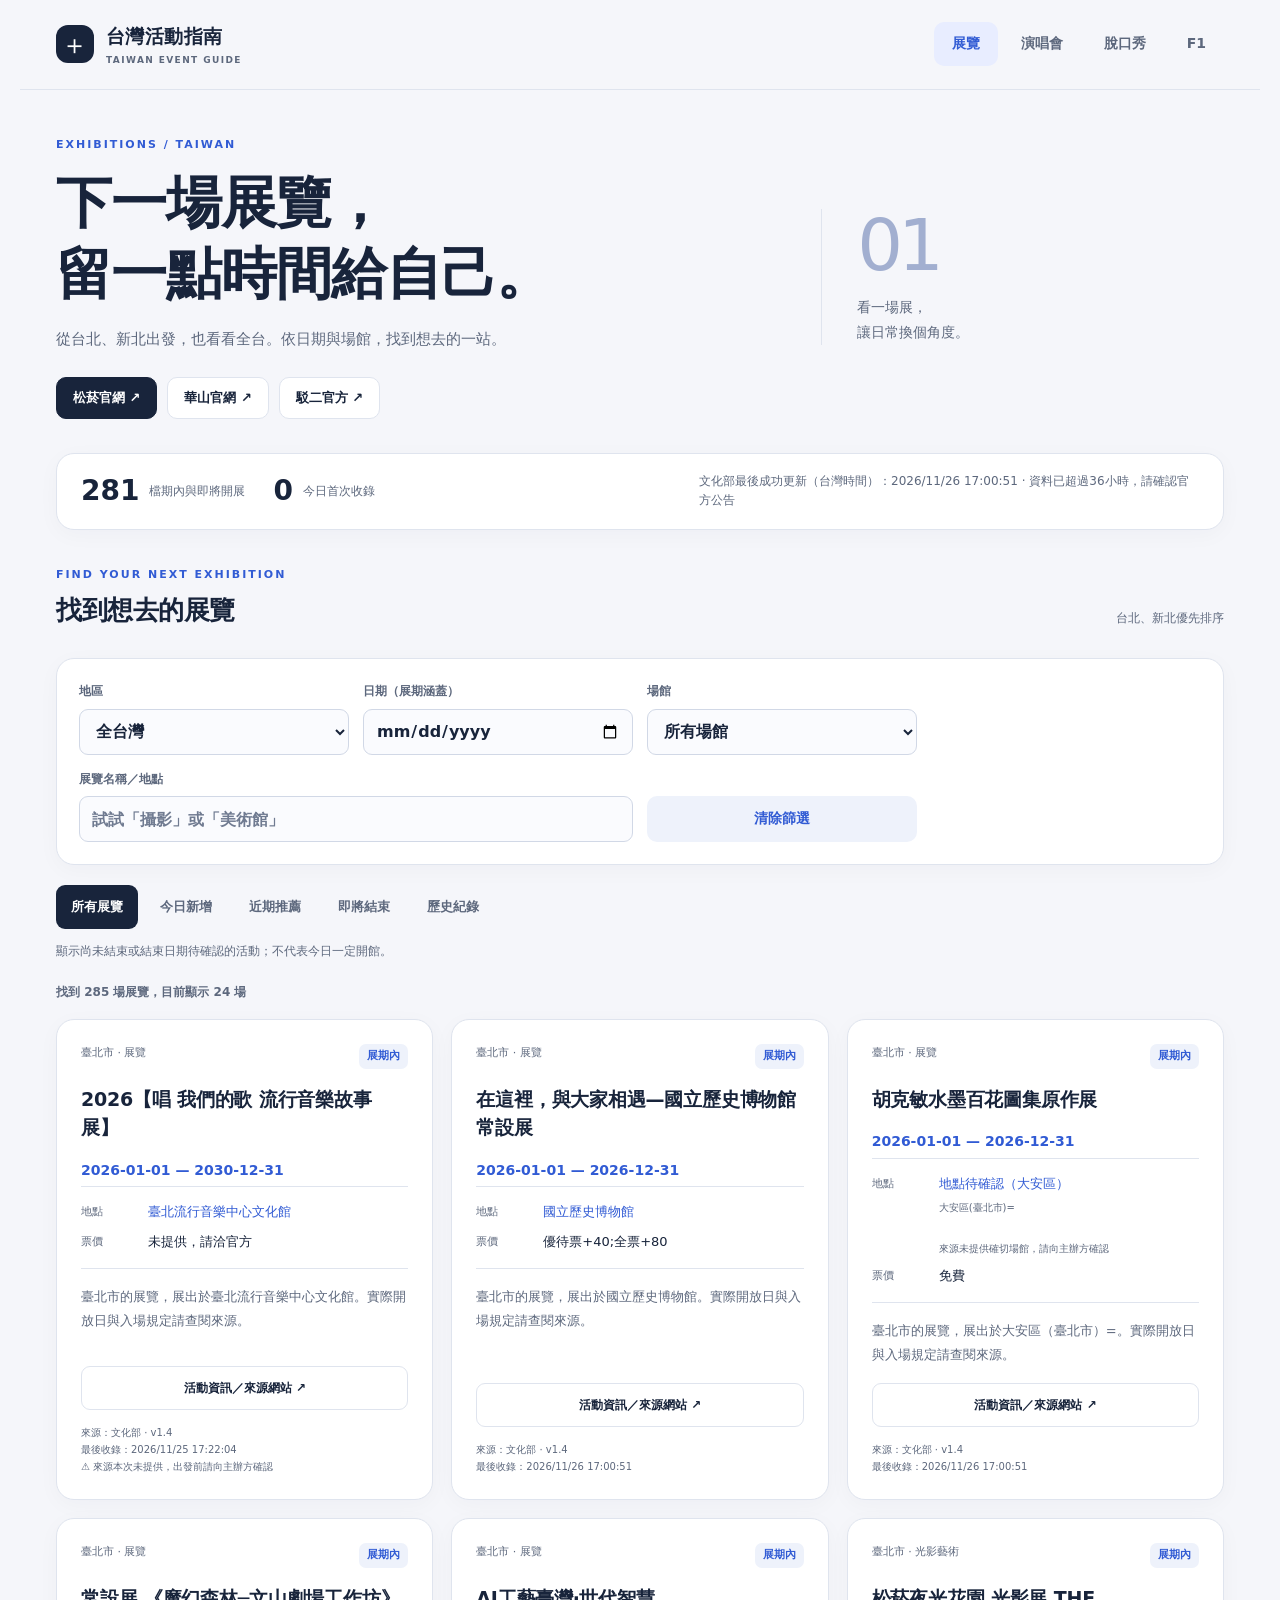
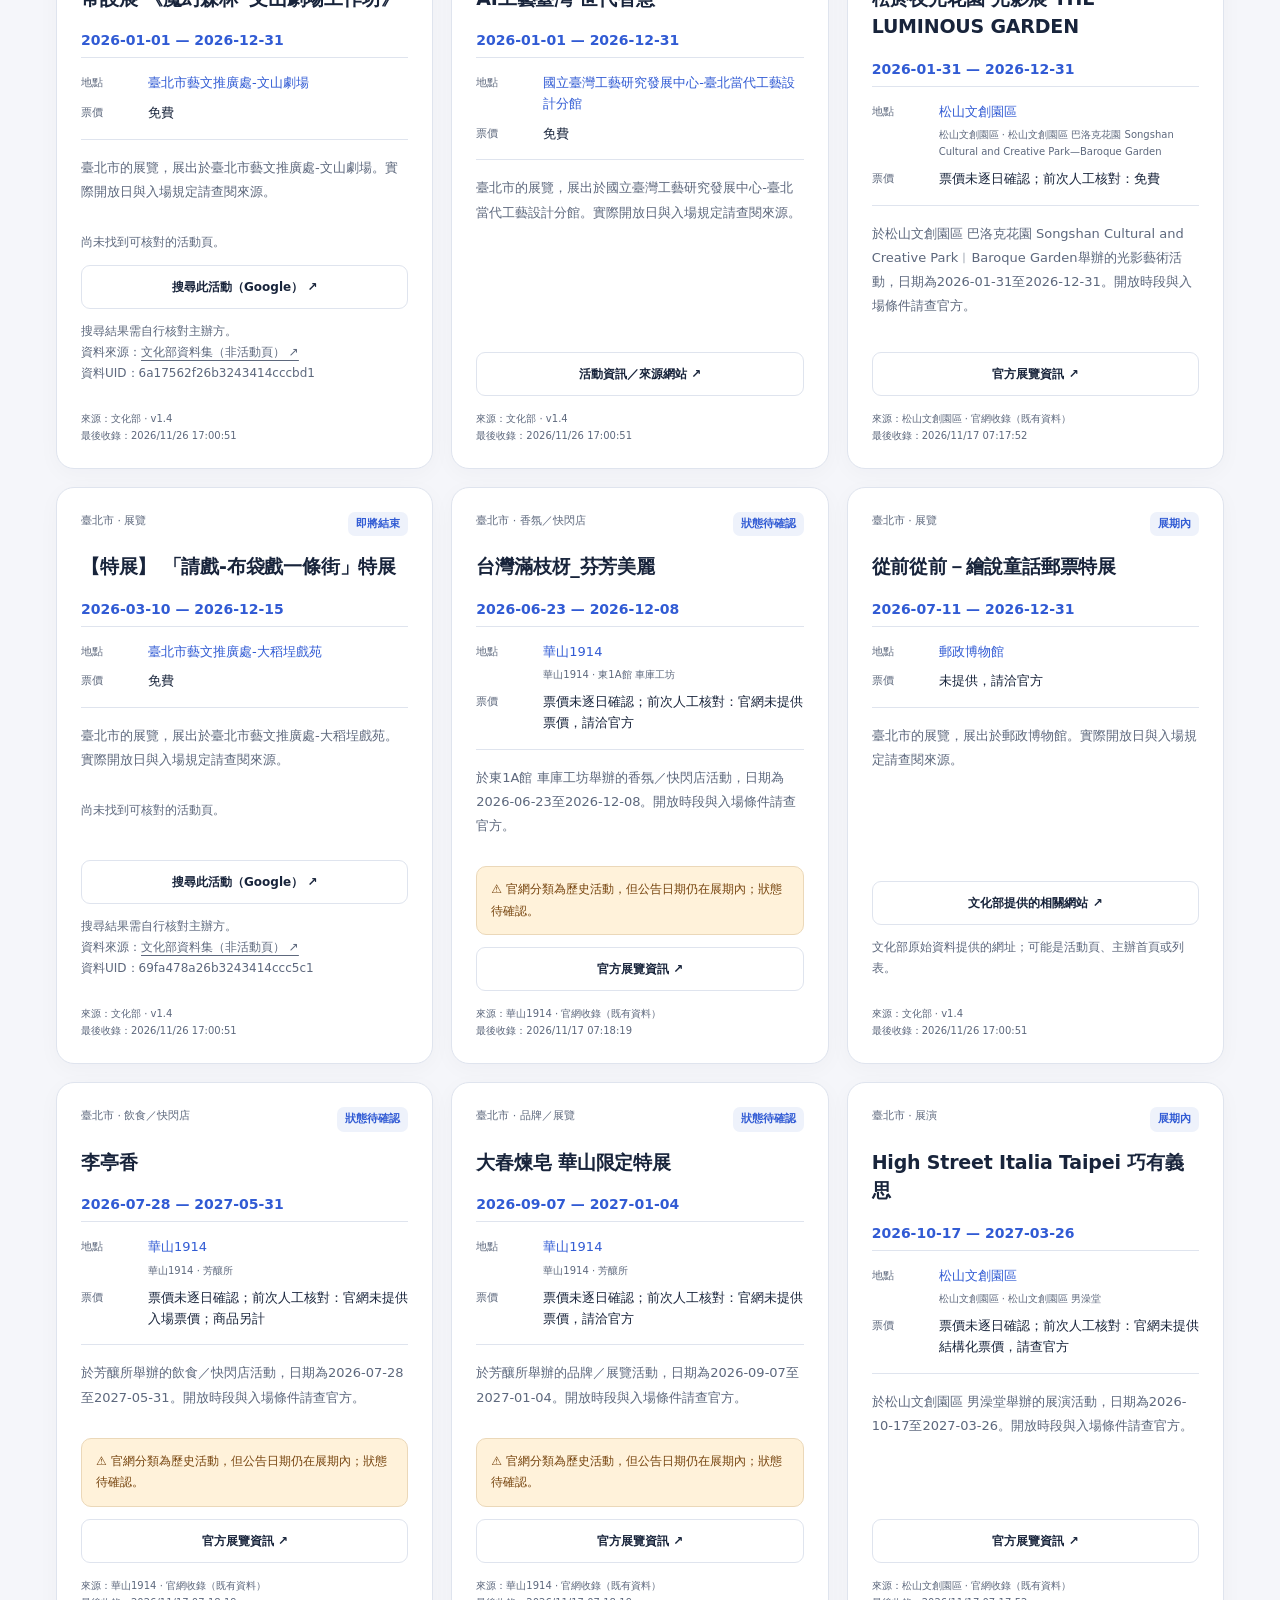
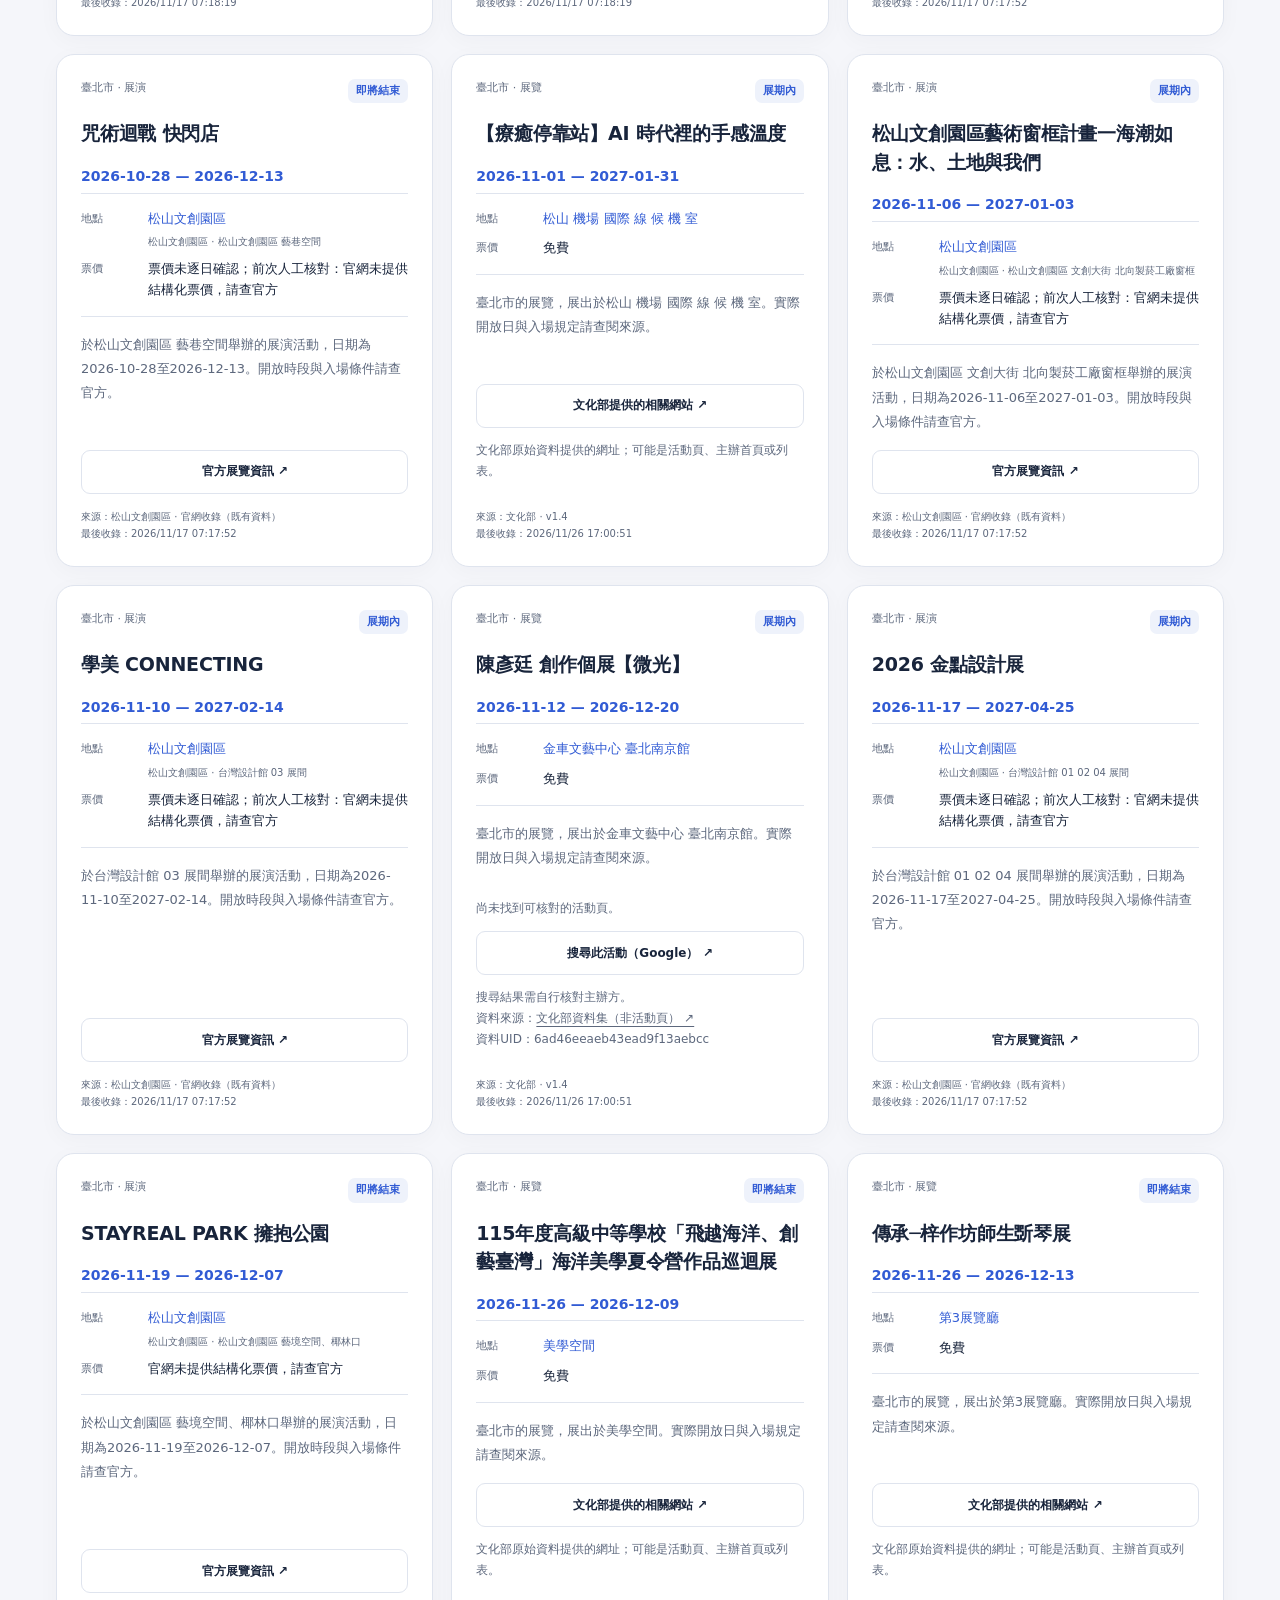
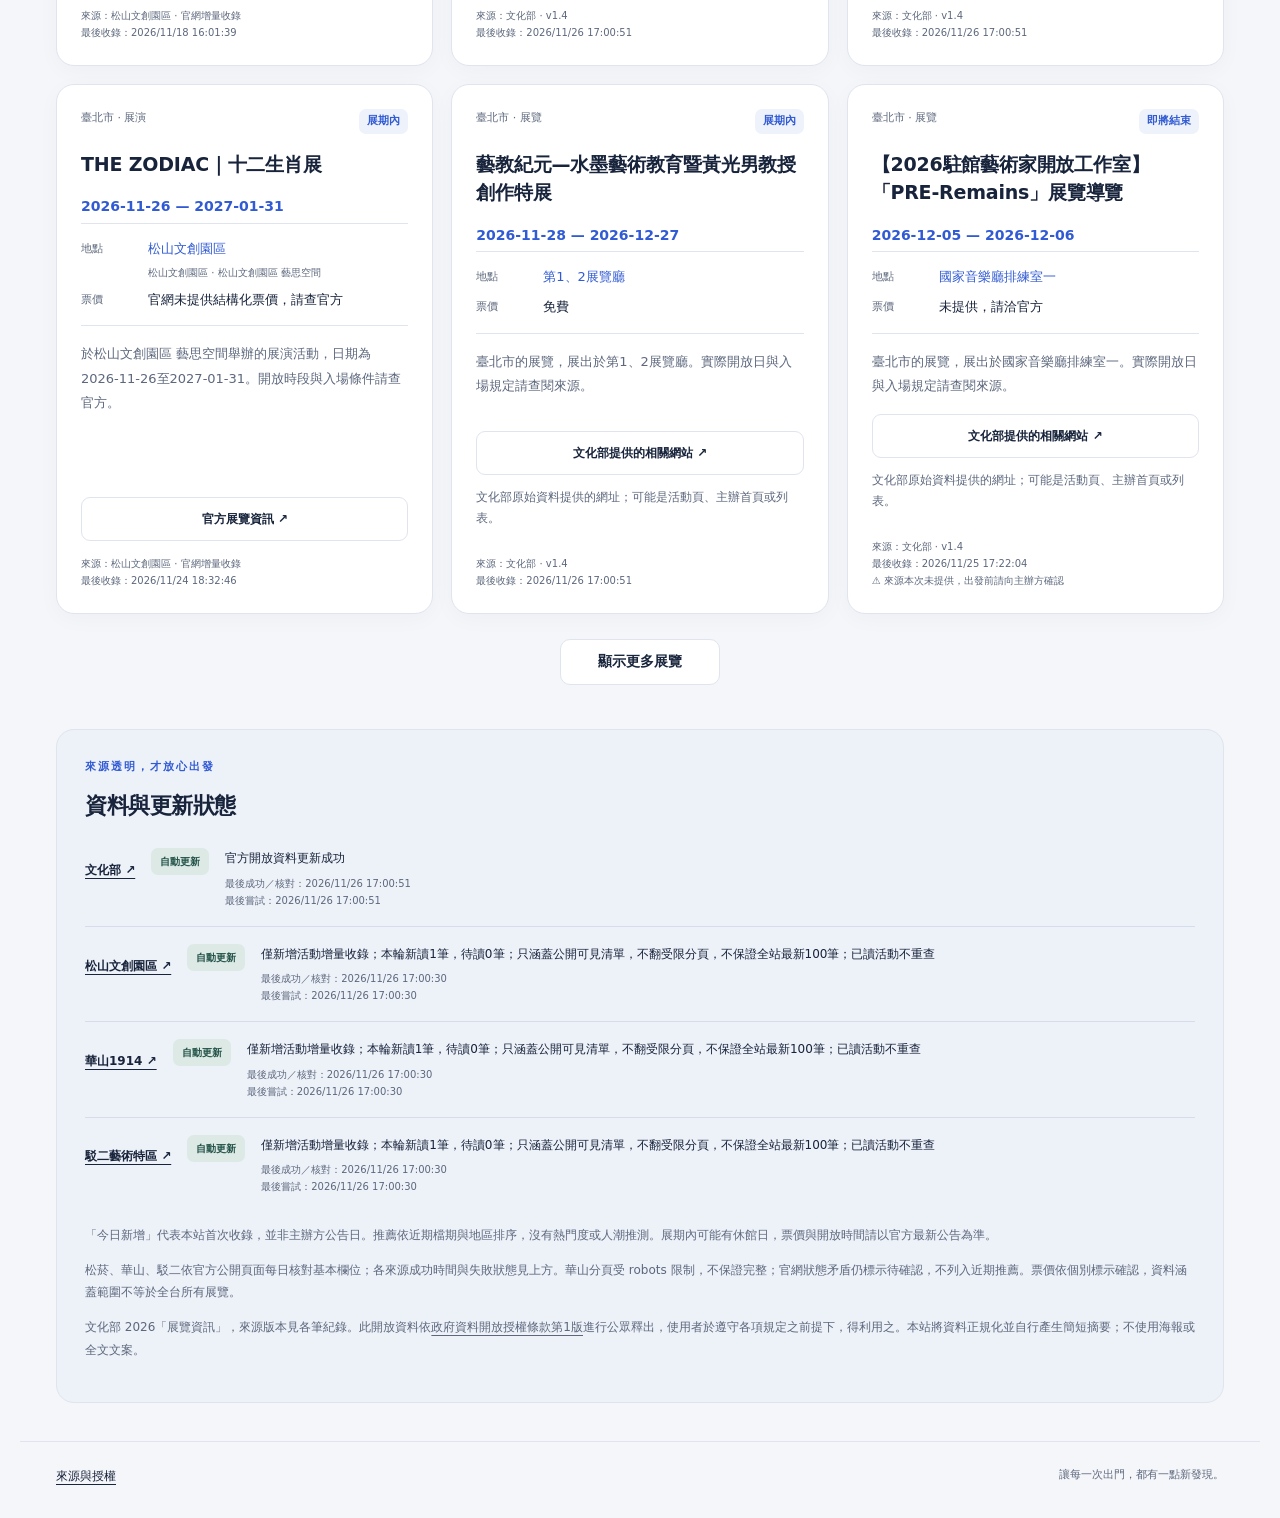
<file: index.html>
<!DOCTYPE html>

<html lang="zh-Hant-TW"><head><meta charset="utf-8"/><meta content="width=device-width,initial-scale=1" name="viewport"/><meta content="台灣展覽追蹤：台北、新北優先，依地區與日期探索官方展覽資訊。" name="description"/><title>展覽散步｜台灣展覽追蹤</title><link href="style.css" rel="stylesheet"/><script defer="" src="app.js?v=20261006-provided-links"></script></head>
<body data-section="exhibitions"><a class="skip" href="#results">跳到展覽清單</a><header><a aria-label="台灣活動指南・回到展覽首頁" class="brand" href="./"><span aria-hidden="true" class="brand-mark">＋</span><span class="brand-name">台灣活動指南<small>TAIWAN EVENT GUIDE</small></span></a><nav aria-label="網站導覽"><a aria-current="page" href="./">展覽</a><a href="concerts.html">演唱會</a><a href="comedy.html">脫口秀</a><a href="f1.html">F1</a></nav></header>
<main><section class="hero page-intro"><div class="intro-copy"><p class="eyebrow">EXHIBITIONS / TAIWAN</p><h1>下一場展覽，<br/>留一點時間給自己。</h1><p class="intro-description">從台北、新北出發，也看看全台。依日期與場館，找到想去的一站。</p><div class="hero-links"><a href="https://www.songshanculturalpark.org/exhibition" rel="noopener noreferrer" target="_blank">松菸官網 ↗</a><a href="https://www.huashan1914.com/exhibition" rel="noopener noreferrer" target="_blank">華山官網 ↗</a><a href="https://pier2.org/exhibition/" rel="noopener noreferrer" target="_blank">駁二官方 ↗</a></div></div><div class="intro-aside"><span aria-hidden="true" class="intro-index">01</span><p>看一場展，<br/>讓日常換個角度。</p></div></section>
<section aria-label="更新概況" class="pulse"><div><strong id="active-count">—</strong><span>檔期內與即將開展</span></div><div><strong id="new-count">—</strong><span>今日首次收錄</span></div><p id="updated">正在讀取資料…</p></section>
<section class="explore"><div class="section-head"><div><p class="eyebrow">FIND YOUR NEXT EXHIBITION</p><h2>找到想去的展覽</h2></div><p>台北、新北優先排序</p></div>
<form aria-label="展覽篩選條件" id="filters"><label for="region">地區<select id="region"><option value="">全台灣</option><option value="north">台北＋新北</option></select></label><label for="date">日期（展期涵蓋）<input id="date" type="date"/></label><label for="park">場館<select id="park"><option value="">所有場館</option><option value="songshan">松山文創園區</option><option value="huashan">華山1914</option><option value="pier2">駁二藝術特區</option></select></label><label class="search" for="query">展覽名稱／地點<input id="query" placeholder="試試「攝影」或「美術館」" type="search"/></label><button class="reset" type="reset">清除篩選</button></form>
<div aria-label="展覽分類" class="tabs" role="group"><button aria-pressed="true" data-view="all">所有展覽</button><button aria-pressed="false" data-view="new">今日新增</button><button aria-pressed="false" data-view="recommended">近期推薦</button><button aria-pressed="false" data-view="ending">即將結束</button><button aria-pressed="false" data-view="history">歷史紀錄</button></div><p class="note" id="view-note"></p><p aria-live="polite" id="result-count" role="status"></p><div class="grid" id="results" tabindex="-1"></div><button hidden="" id="more">顯示更多展覽</button></section>
<section class="sources source-panel" id="sources"><p class="eyebrow">來源透明，才放心出發</p><h2>資料與更新狀態</h2><div id="source-status"></div><p>「今日新增」代表本站首次收錄，並非主辦方公告日。推薦依近期檔期與地區排序，沒有熱門度或人潮推測。展期內可能有休館日，票價與開放時間請以官方最新公告為準。</p><p>松菸、華山、駁二依官方公開頁面每日核對基本欄位；各來源成功時間與失敗狀態見上方。華山分頁受 robots 限制，不保證完整；官網狀態矛盾仍標示待確認，不列入近期推薦。票價依個別標示確認，資料涵蓋範圍不等於全台所有展覽。</p><p>文化部 2026「展覽資訊」，來源版本見各筆紀錄。此開放資料依<a href="https://data.gov.tw/license">政府資料開放授權條款第1版</a>進行公眾釋出，使用者於遵守各項規定之前提下，得利用之。本站將資料正規化並自行產生簡短摘要；不使用海報或全文文案。</p></section></main><footer class="site-footer"><a href="sources.html">來源與授權</a> <span>讓每一次出門，都有一點新發現。</span></footer><noscript>請開啟 JavaScript 使用地區與日期篩選；也可直接查看松菸與華山官方展演頁。</noscript></body></html>
</file>
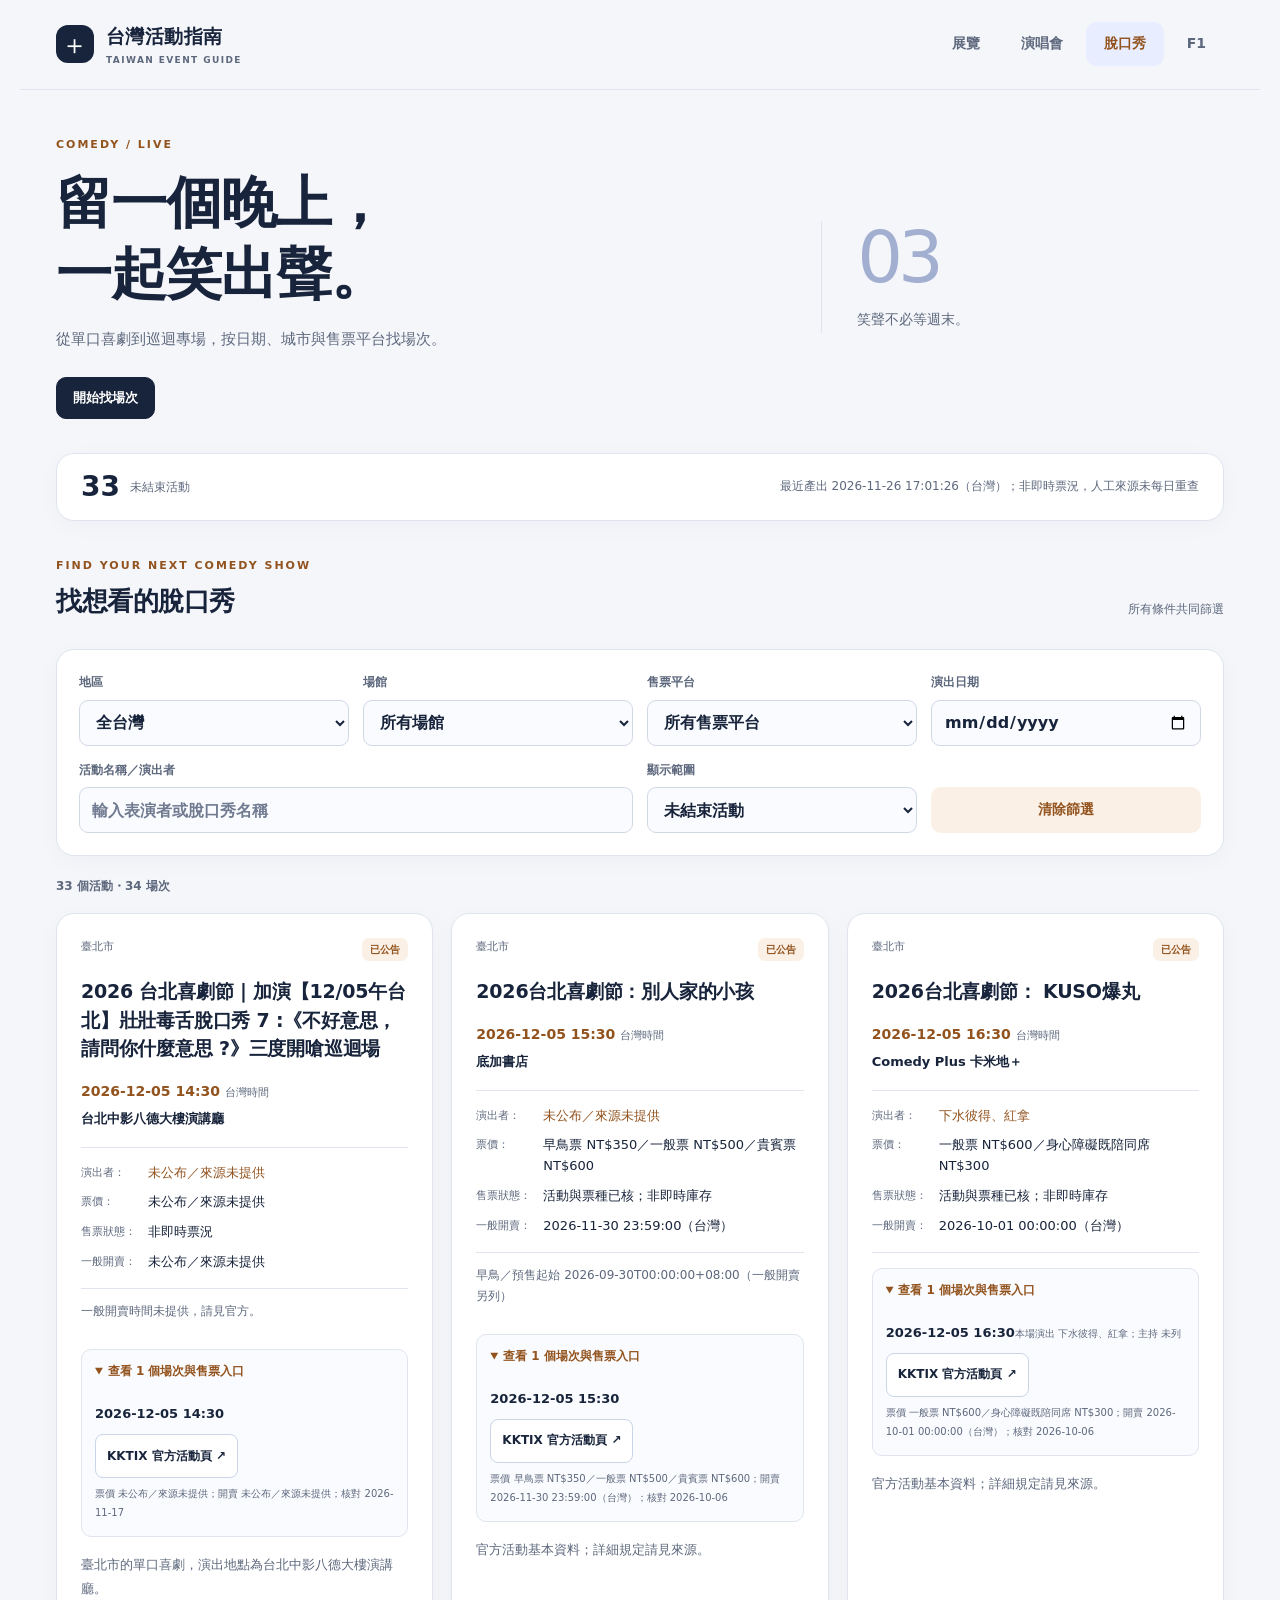
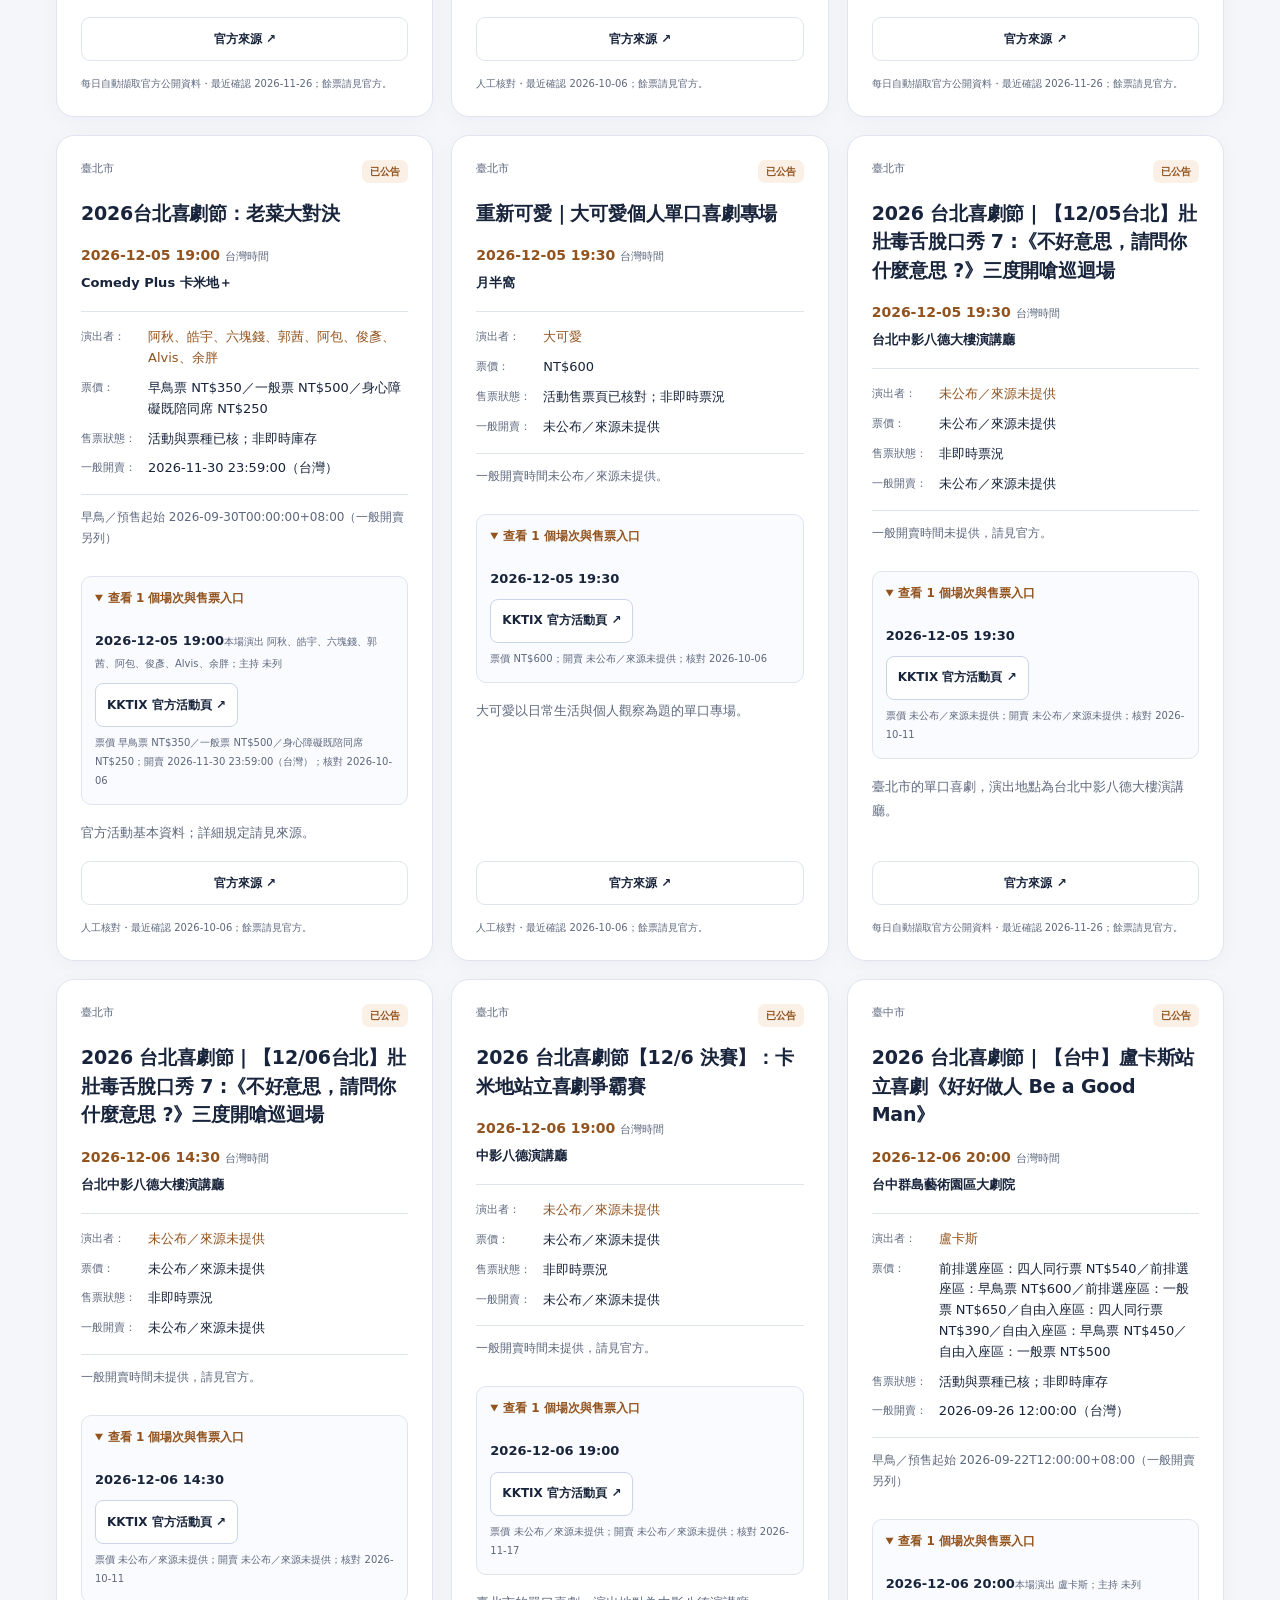
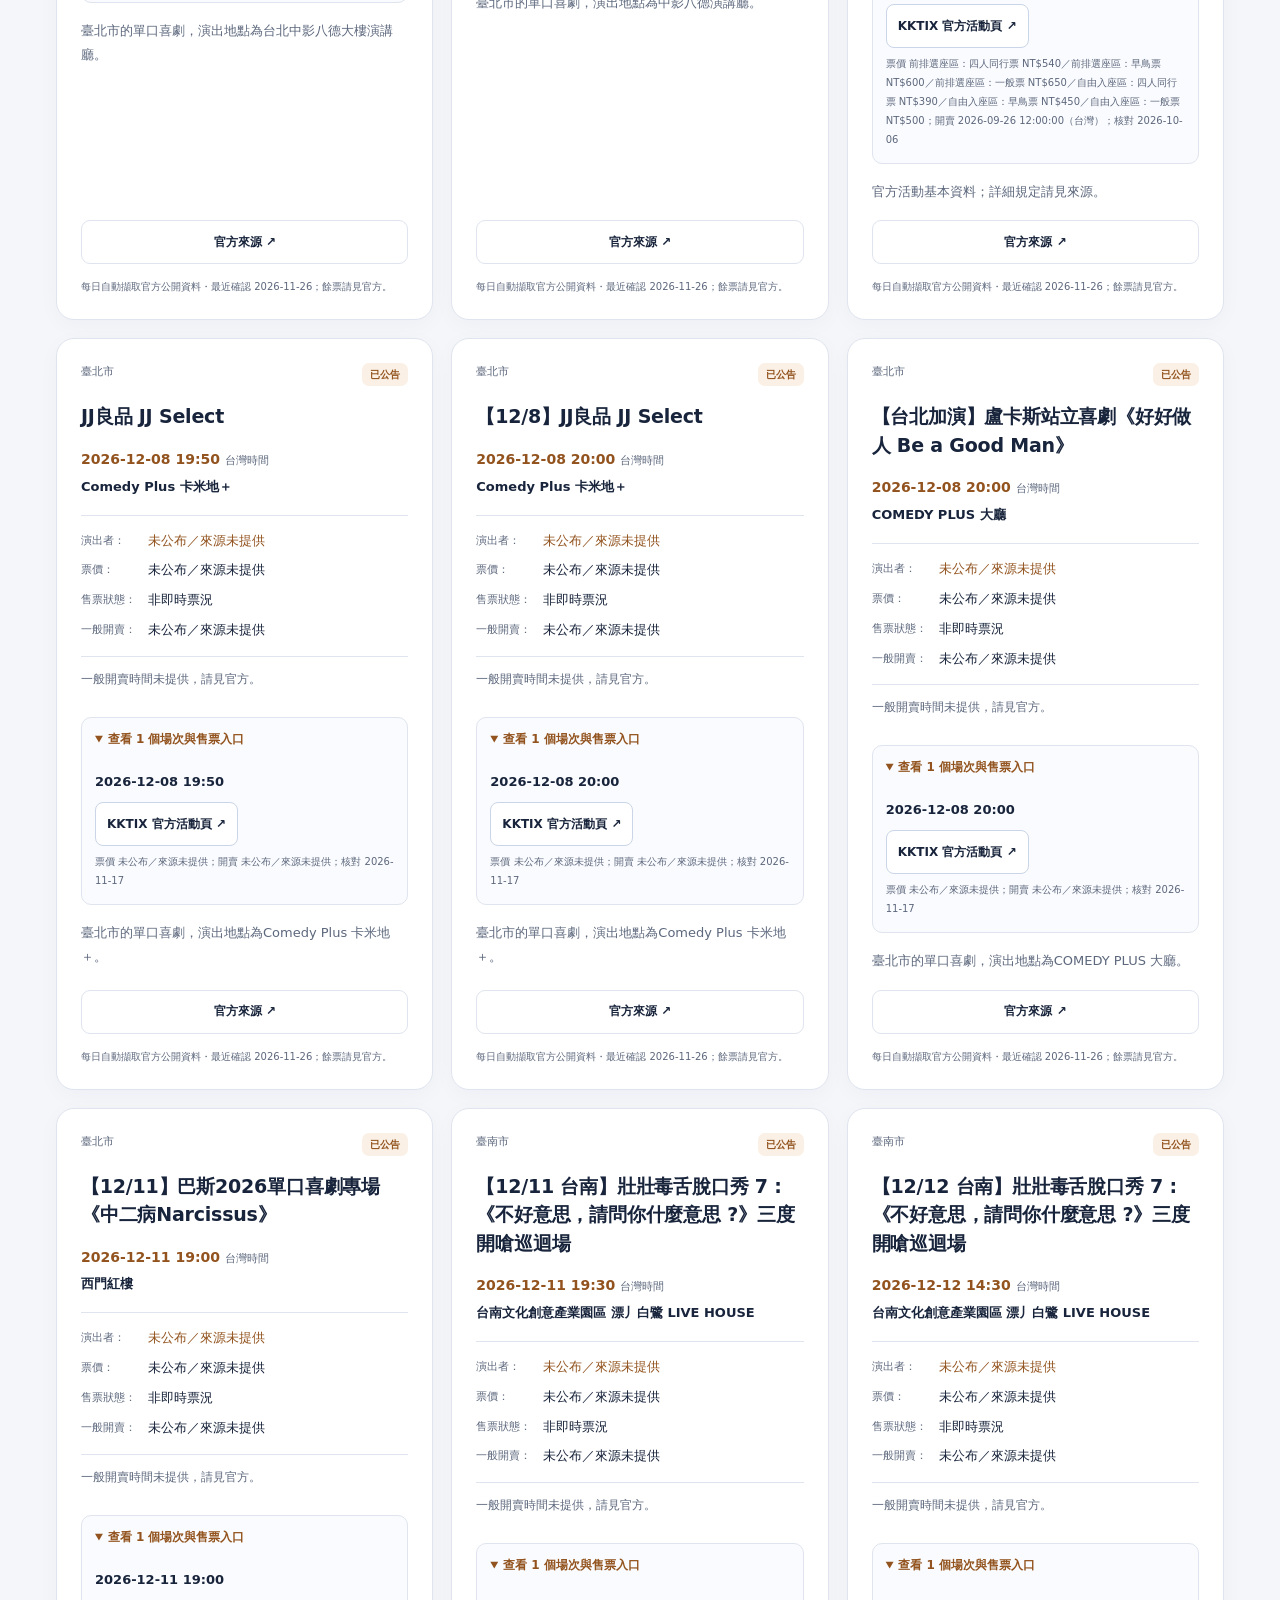
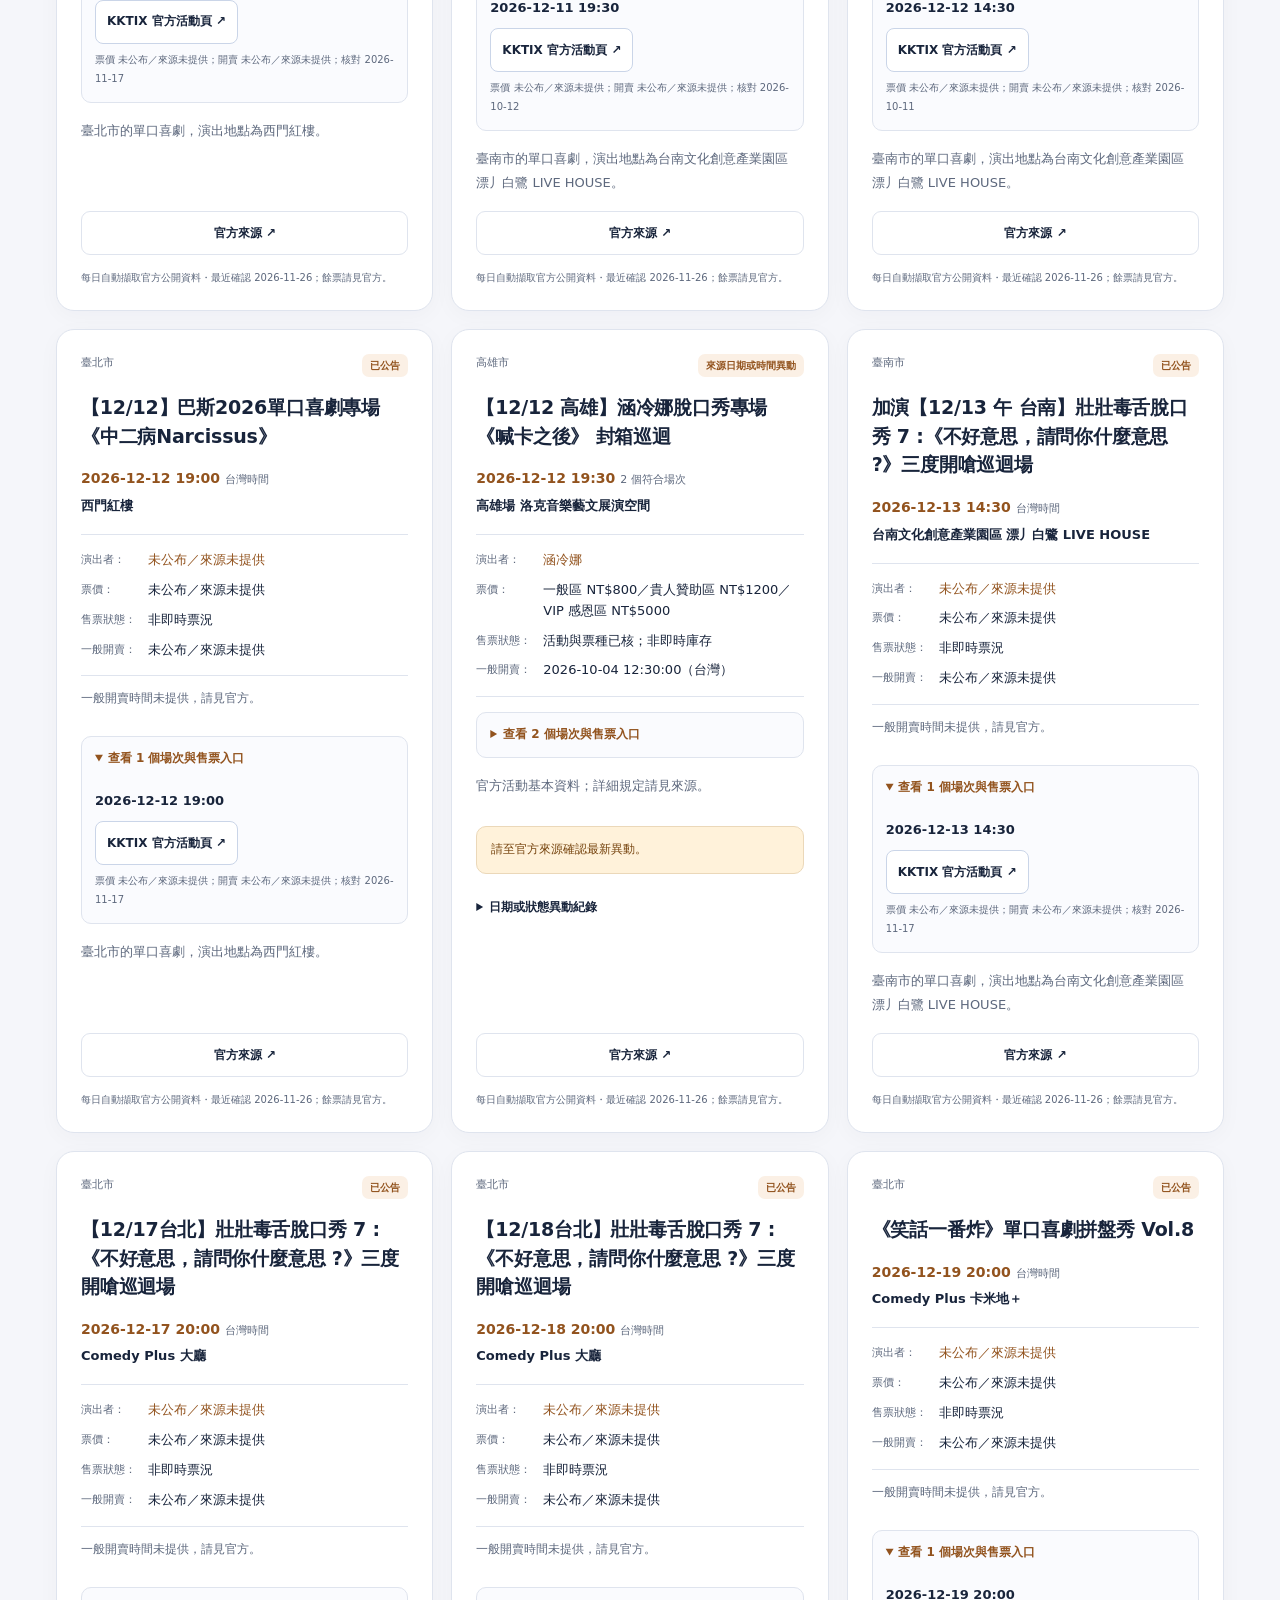
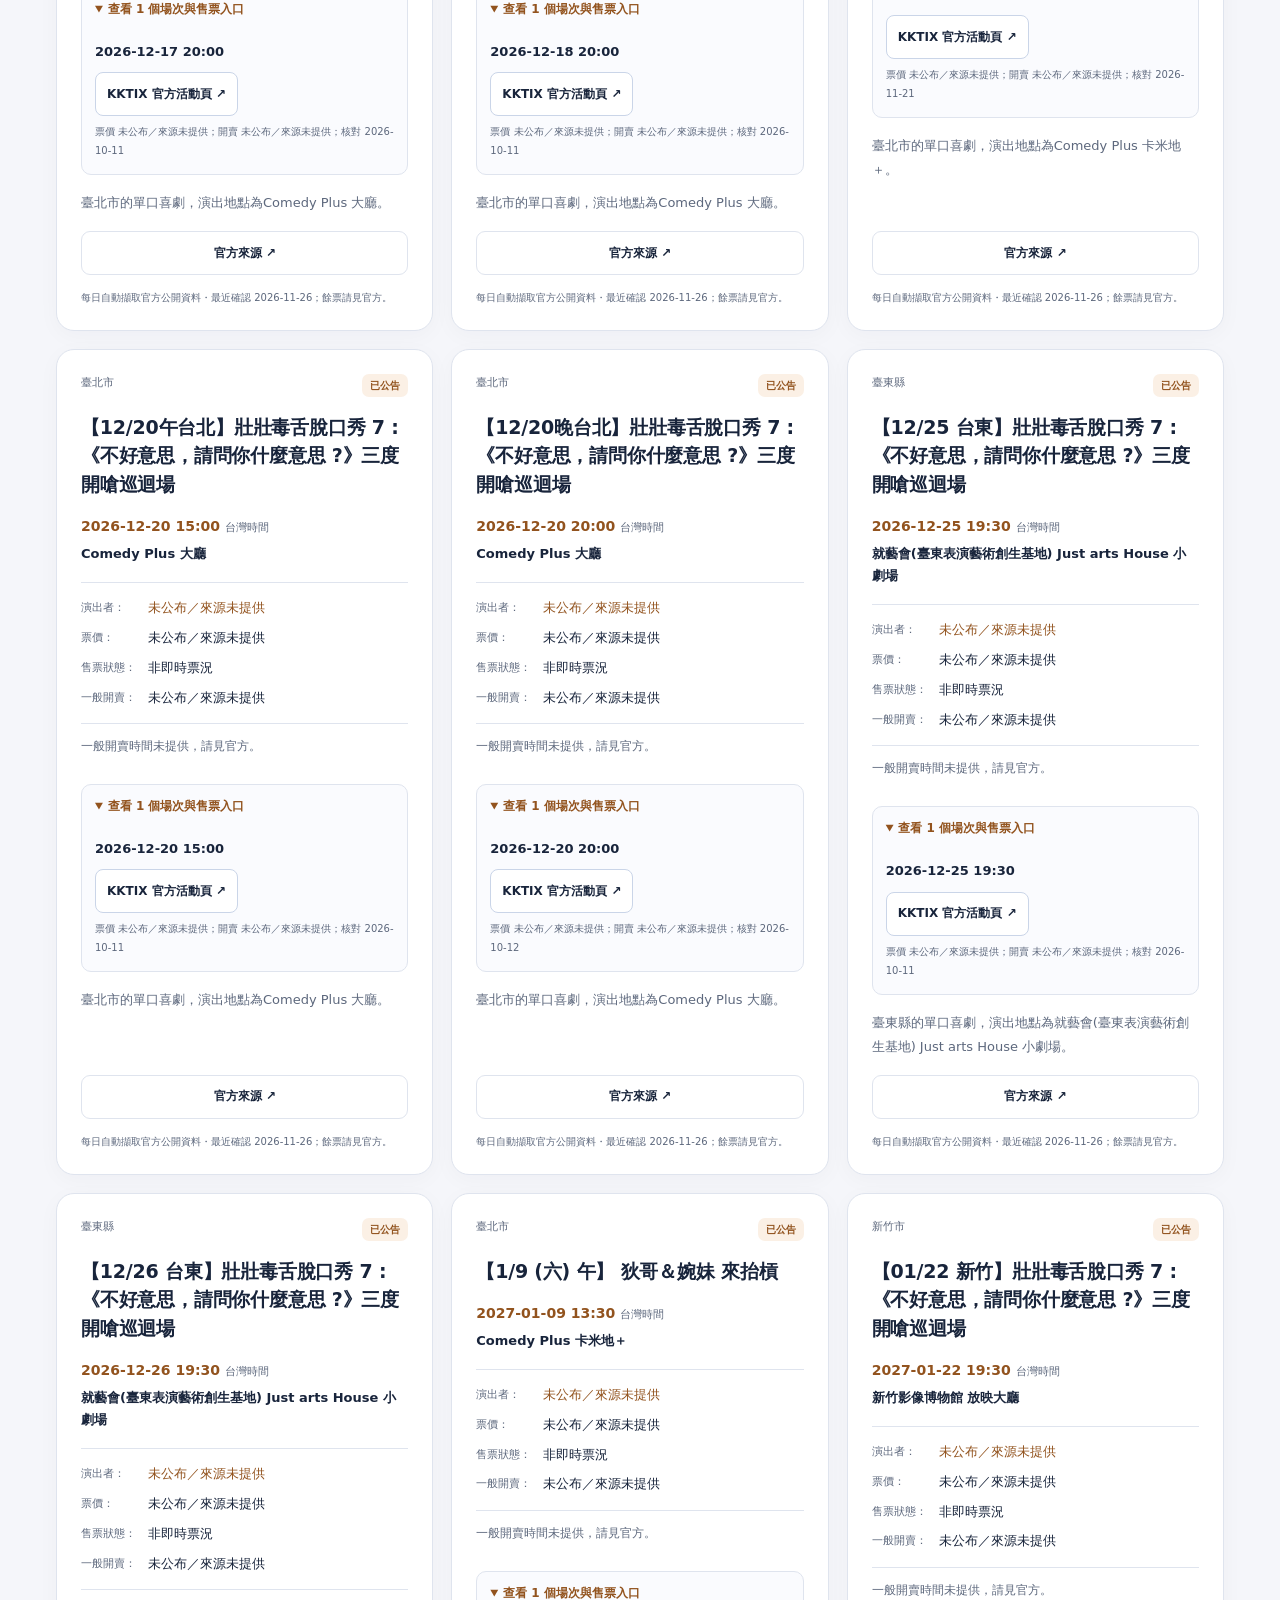
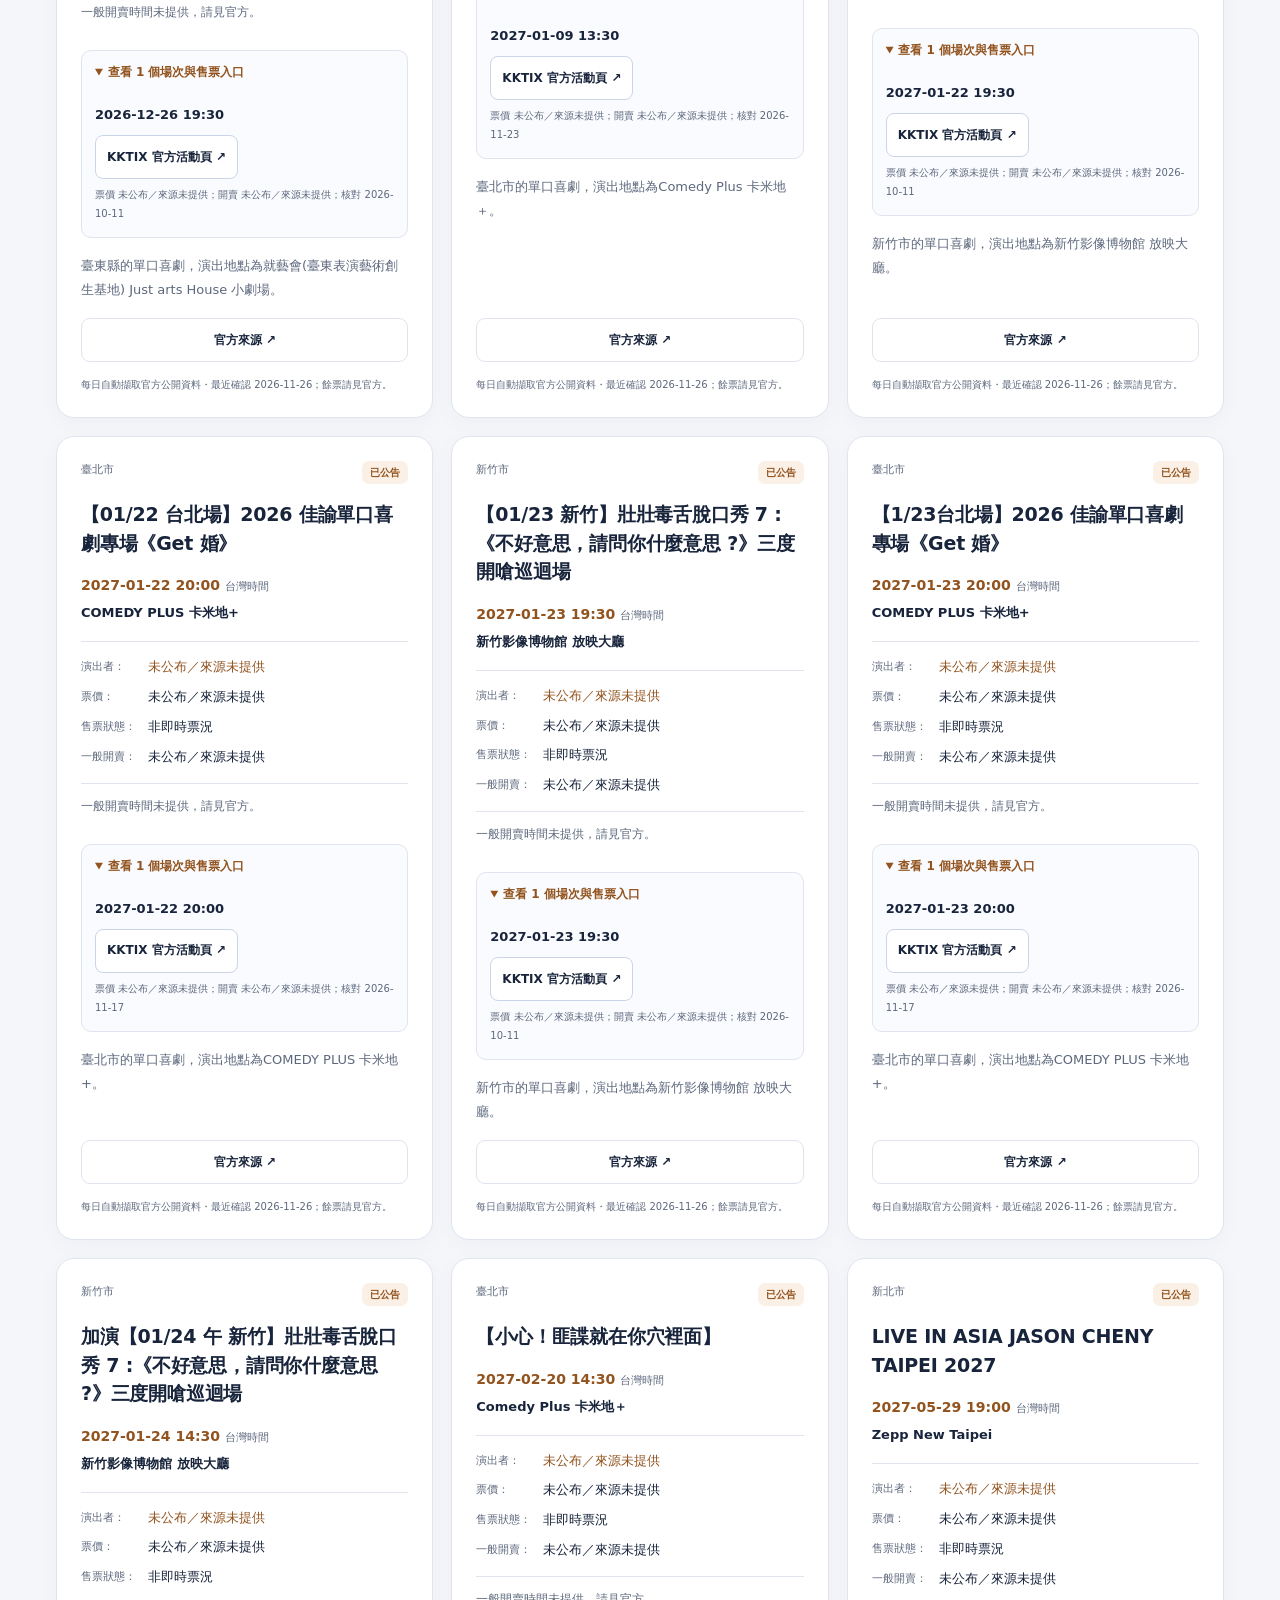
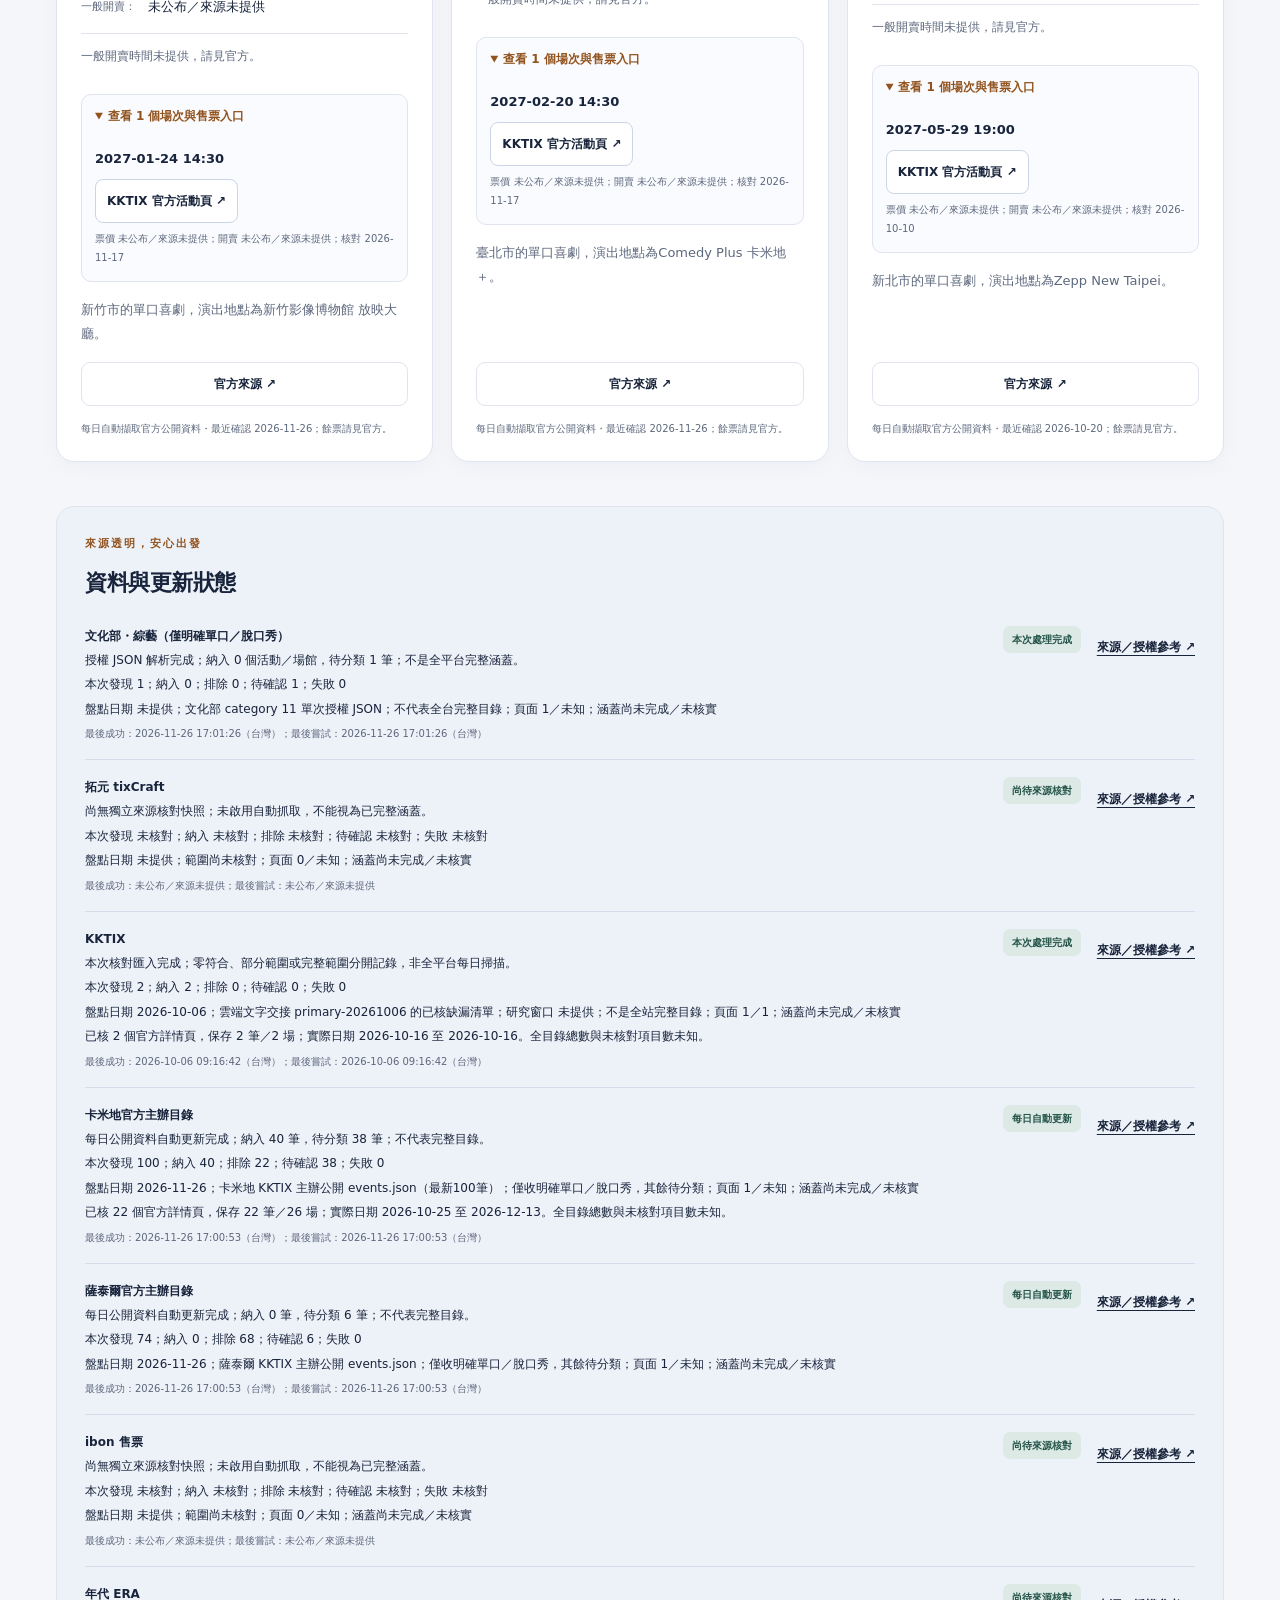
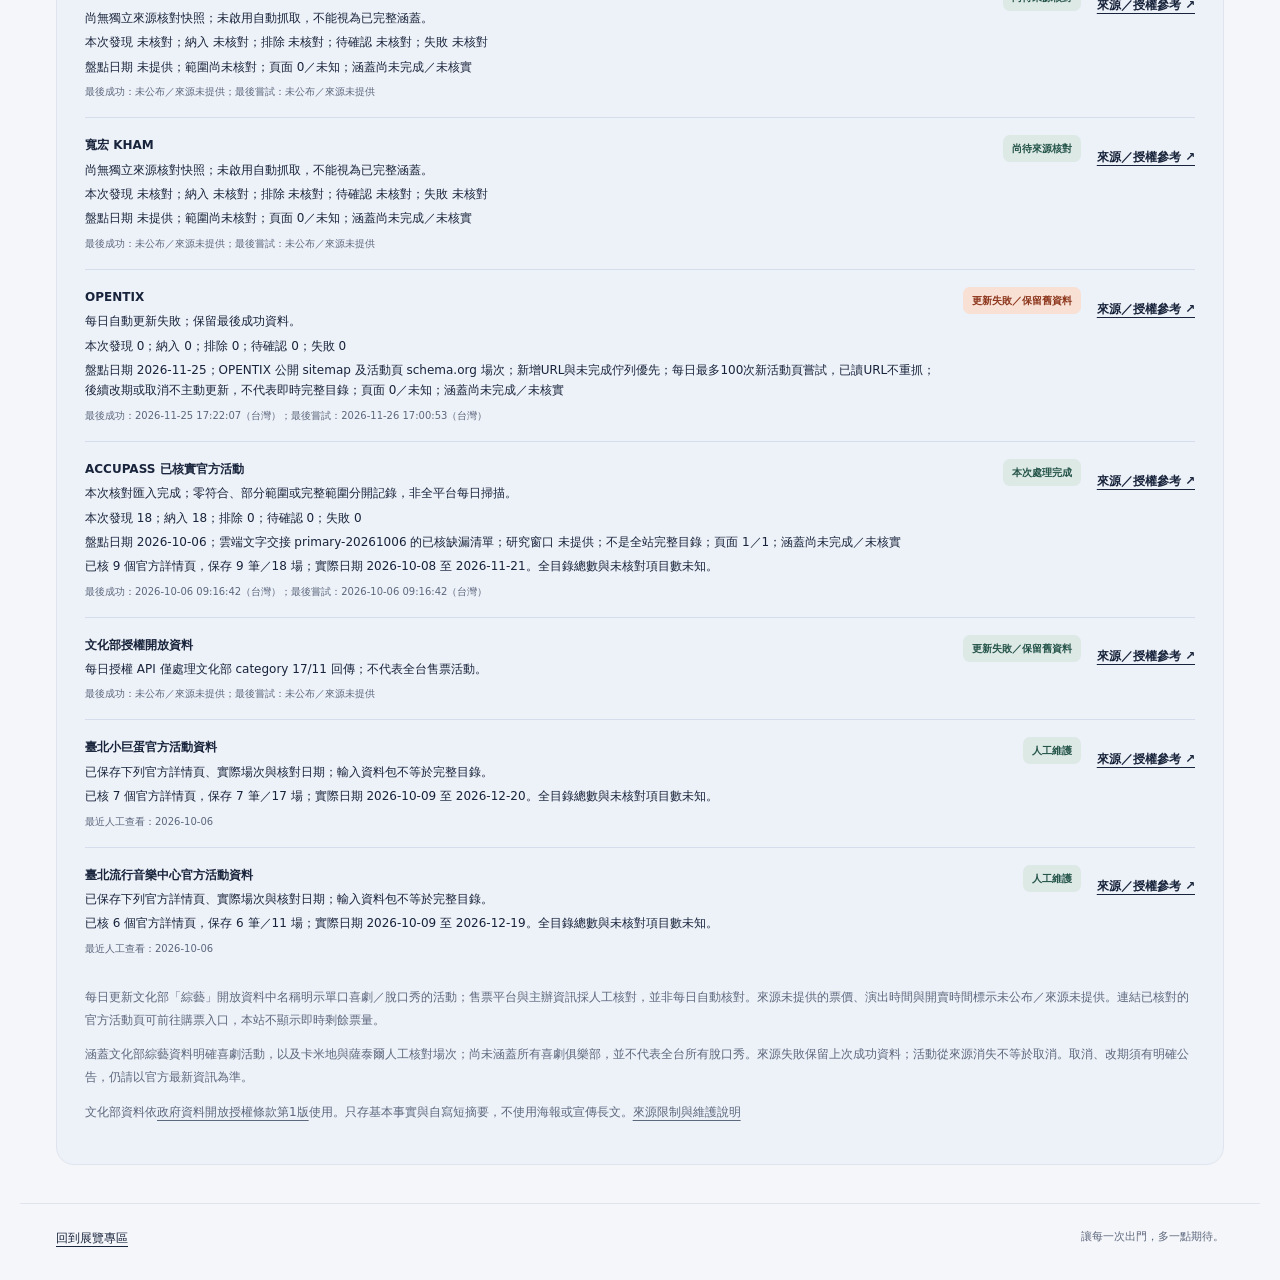
<file: comedy.html>
<!DOCTYPE html>

<html lang="zh-Hant-TW"><head><meta charset="utf-8"/><meta content="width=device-width,initial-scale=1" name="viewport"/><link href="data:," rel="icon"/><title>脫口秀散步｜台灣脫口秀追蹤</title><meta content="依地區、場館與日期找台灣已公布脫口秀。演出時間、票價、開賣時間與官方來源。" name="description"/><link href="style.css" rel="stylesheet"/><link href="concerts.css" rel="stylesheet"/><script defer="" src="concerts.js"></script></head>
<body data-events="data/comedy.json" data-section="comedy"><a class="skip" href="#results">跳到脫口秀結果</a><header><a aria-label="台灣活動指南・回到展覽首頁" class="brand" href="./"><span aria-hidden="true" class="brand-mark">＋</span><span class="brand-name">台灣活動指南<small>TAIWAN EVENT GUIDE</small></span></a><nav aria-label="網站導覽"><a href="./">展覽</a><a href="concerts.html">演唱會</a><a aria-current="page" href="comedy.html">脫口秀</a><a href="f1.html">F1</a></nav></header>
<main><section class="hero page-intro"><div class="intro-copy"><p class="eyebrow">COMEDY / LIVE</p><h1>留一個晚上，<br/>一起笑出聲。</h1><p class="intro-description">從單口喜劇到巡迴專場，按日期、城市與售票平台找場次。</p><div class="hero-links"><a href="#filters">開始找場次</a></div></div><div class="intro-aside"><span aria-hidden="true" class="intro-index">03</span><p>笑聲不必等週末。</p></div></section>
<section class="pulse"><div><strong id="active-count">—</strong><span>未結束活動</span></div><p id="updated" role="status">正在讀取資料…</p></section>
<section class="explore"><div class="section-head"><div><p class="eyebrow">FIND YOUR NEXT COMEDY SHOW</p><h2>找想看的脫口秀</h2></div><p>所有條件共同篩選</p></div>
<form aria-label="脫口秀篩選條件" id="filters"><label for="region">地區<select id="region"><option value="">全台灣</option></select></label><label for="venue">場館<select id="venue"><option value="">所有場館</option></select></label><label for="platform">售票平台<select id="platform"><option value="">所有售票平台</option></select></label><label for="date">演出日期<input id="date" type="date"/></label><label class="search" for="query">活動名稱／演出者<input id="query" placeholder="輸入表演者或脫口秀名稱" type="search"/></label><label for="view">顯示範圍<select id="view"><option value="upcoming">未結束活動</option><option value="all">所有紀錄（含歷史／取消）</option></select></label><button class="reset" type="reset">清除篩選</button></form>
<p aria-live="polite" id="result-count" role="status"></p><div class="grid" id="results" tabindex="-1"></div></section>
<section class="sources source-panel" id="sources"><p class="eyebrow">來源透明，安心出發</p><h2>資料與更新狀態</h2><div id="source-status"></div><p>每日更新文化部「綜藝」開放資料中名稱明示單口喜劇／脫口秀的活動；售票平台與主辦資訊採人工核對，並非每日自動核對。來源未提供的票價、演出時間與開賣時間標示未公布／來源未提供。連結已核對的官方活動頁可前往購票入口，本站不顯示即時剩餘票量。</p><p>涵蓋文化部綜藝資料明確喜劇活動，以及卡米地與薩泰爾人工核對場次；尚未涵蓋所有喜劇俱樂部，並不代表全台所有脫口秀。來源失敗保留上次成功資料；活動從來源消失不等於取消。取消、改期須有明確公告，仍請以官方最新資訊為準。</p><p>文化部資料依<a href="https://data.gov.tw/dataset/6009" rel="noopener noreferrer" target="_blank">政府資料開放授權條款第1版</a>使用。只存基本事實與自寫短摘要，不使用海報或宣傳長文。<a href="docs/CONCERTS.md">來源限制與維護說明</a></p></section></main><footer class="site-footer"><a href="./">回到展覽專區</a><span>讓每一次出門，多一點期待。</span></footer><noscript>請開啟 JavaScript 使用篩選。可直接查看<a href="https://data.gov.tw/dataset/6009">文化部脫口秀資料來源</a>。</noscript></body></html>
</file>
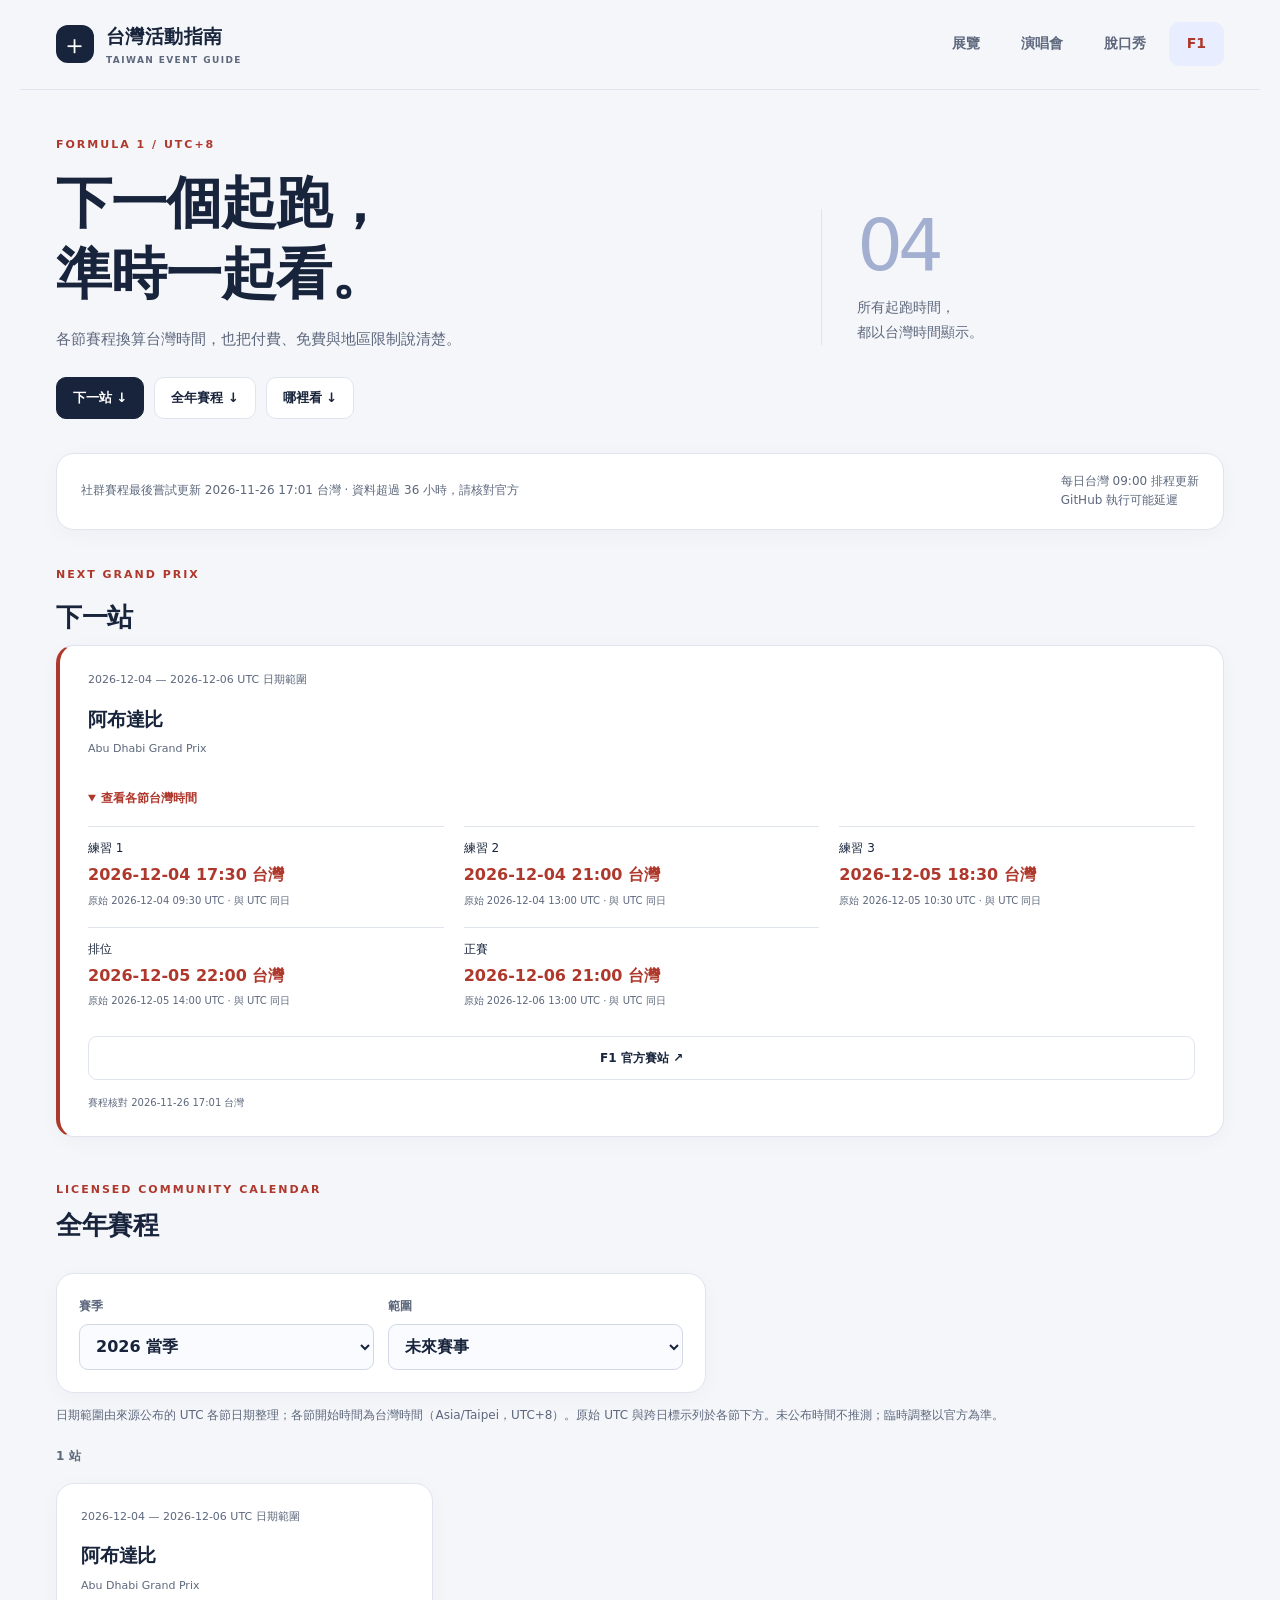
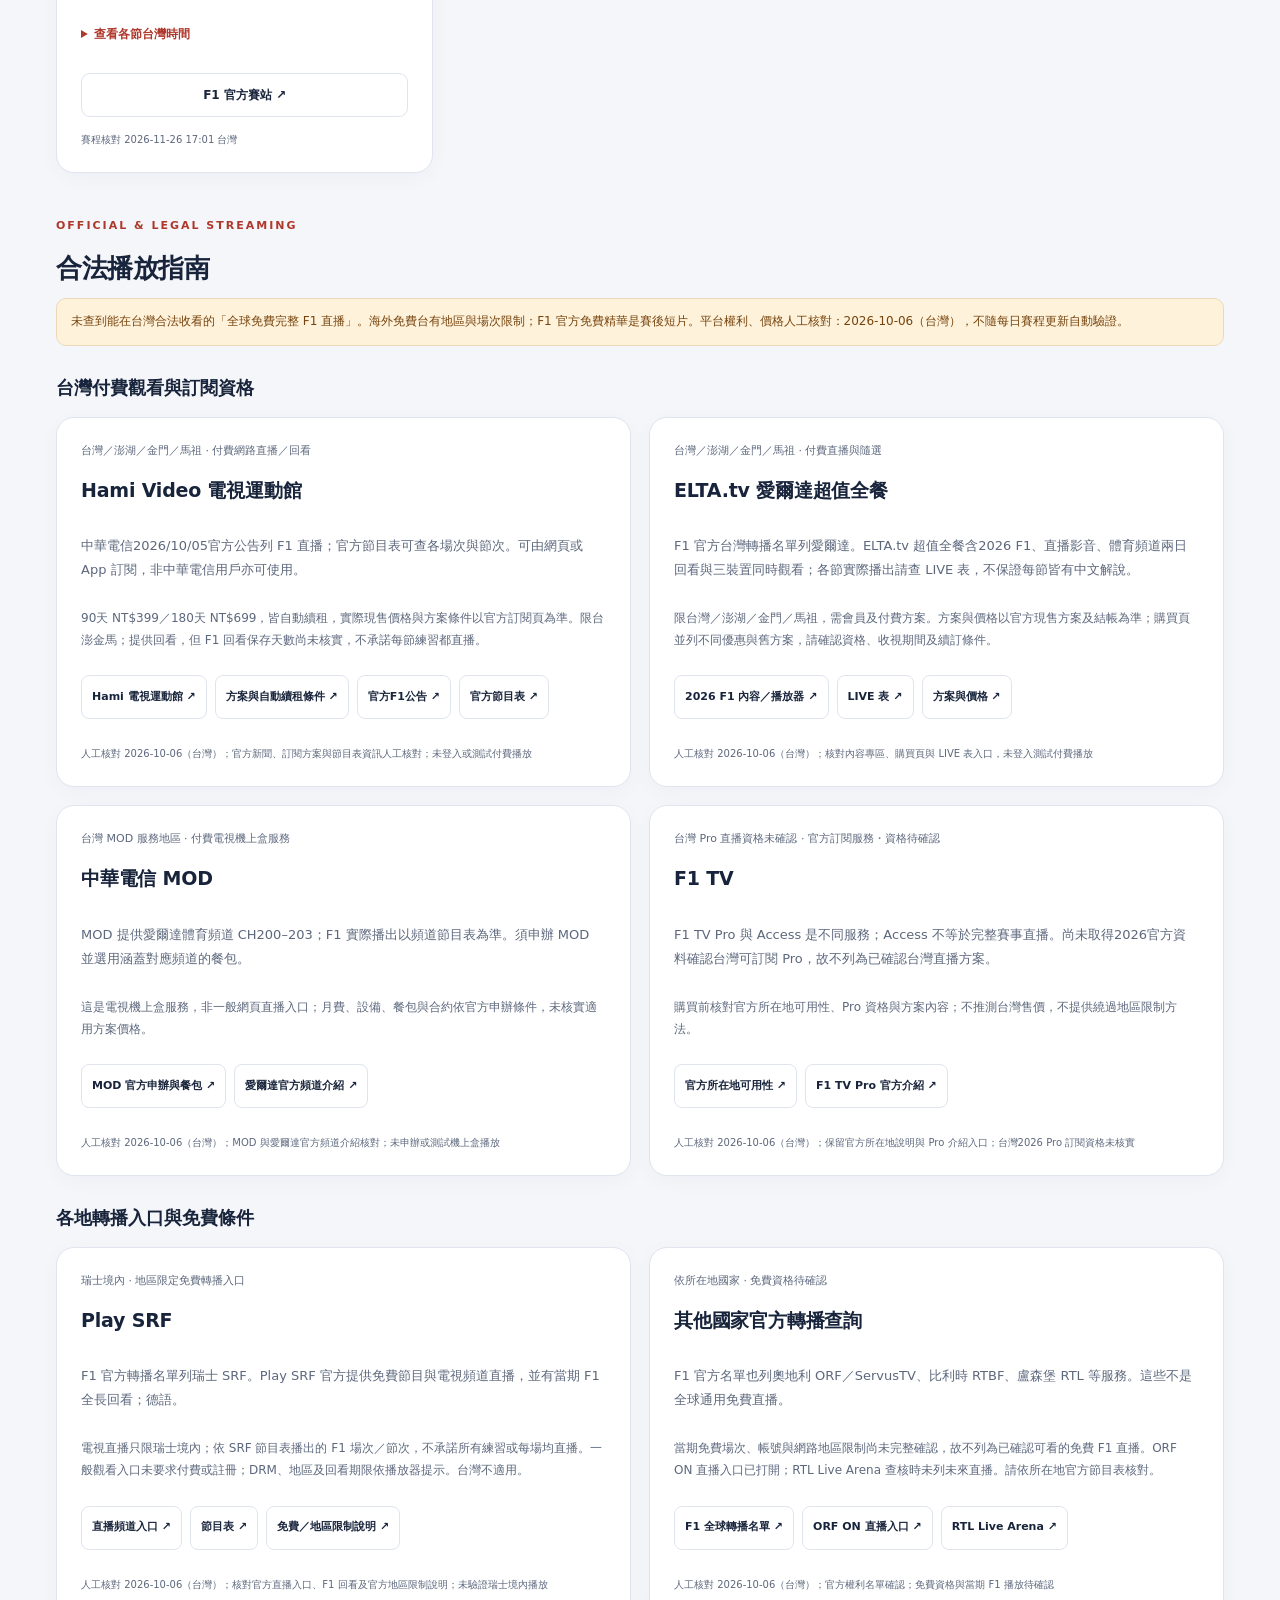
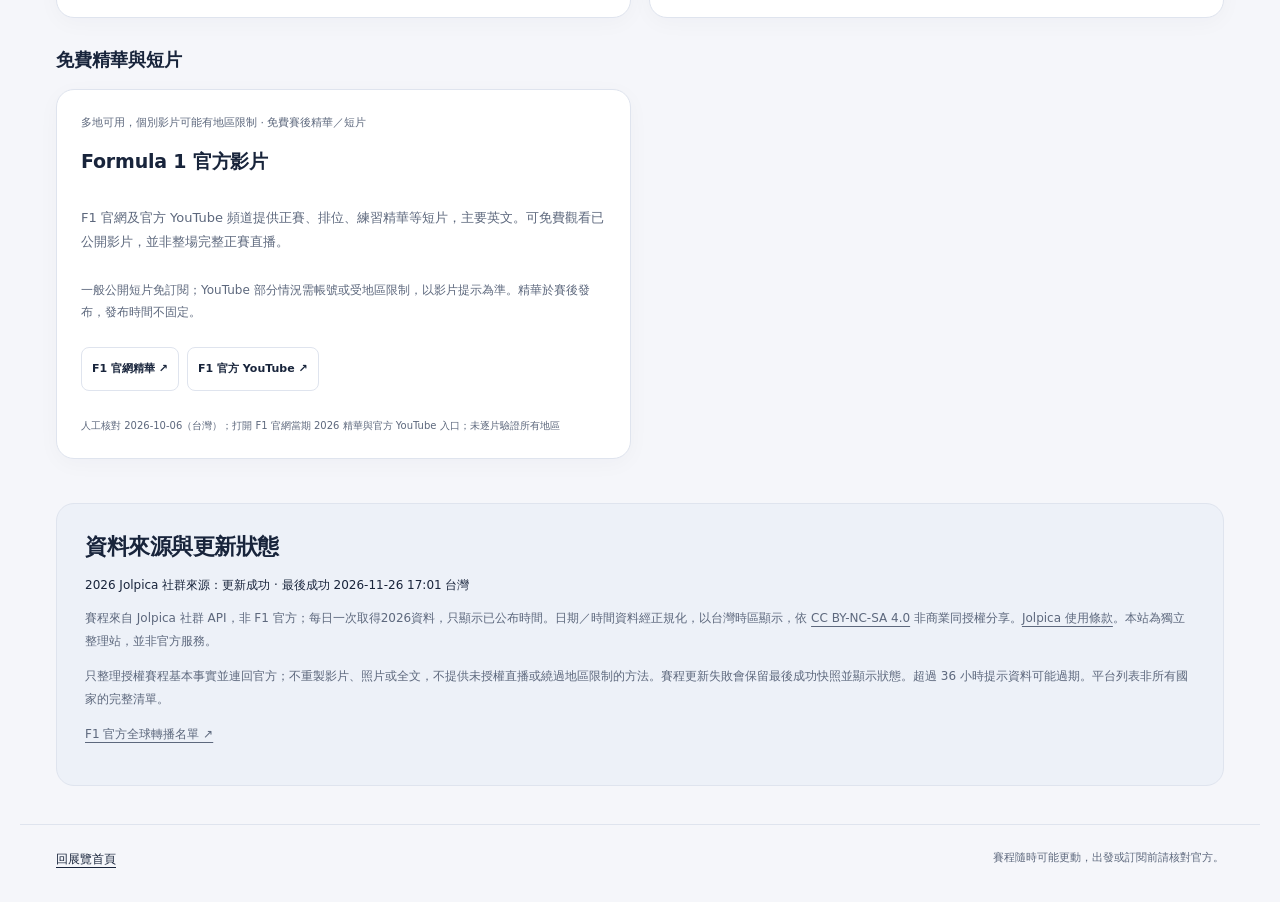
<file: f1.html>
<!DOCTYPE html>

<html lang="zh-Hant-TW"><head><meta charset="utf-8"/><meta content="width=device-width,initial-scale=1" name="viewport"/><meta content="F1 授權社群賽程換算台灣時間，下一站與合法付費、地區免費播放入口。" name="description"/><title>F1 賽事與播放指南｜展覽散步</title><link href="style.css" rel="stylesheet"/><link href="f1.css" rel="stylesheet"/><script defer="" src="f1.js"></script></head>
<body data-section="f1"><a class="skip" href="#next">跳到下一站</a><header><a aria-label="台灣活動指南・回到展覽首頁" class="brand" href="./"><span aria-hidden="true" class="brand-mark">＋</span><span class="brand-name">台灣活動指南<small>TAIWAN EVENT GUIDE</small></span></a><nav aria-label="網站導覽"><a href="./">展覽</a><a href="concerts.html">演唱會</a><a href="comedy.html">脫口秀</a><a aria-current="page" href="f1.html">F1</a></nav></header>
<main><section class="hero page-intro"><div class="intro-copy"><p class="eyebrow">FORMULA 1 / UTC+8</p><h1>下一個起跑，<br/>準時一起看。</h1><p class="intro-description">各節賽程換算台灣時間，也把付費、免費與地區限制說清楚。</p><div class="hero-links"><a href="#next">下一站 ↓</a><a href="#calendar">全年賽程 ↓</a><a href="#watch">哪裡看 ↓</a></div></div><div class="intro-aside"><span aria-hidden="true" class="intro-index">04</span><p>所有起跑時間，<br/>都以台灣時間顯示。</p></div></section>
<section class="pulse"><p id="updated" role="status">正在讀取授權賽程快照…</p><p>每日台灣 09:00 排程更新<br/>GitHub 執行可能延遲</p></section>
<section class="explore" id="next"><p class="eyebrow">NEXT GRAND PRIX</p><h2>下一站</h2><div id="next-race"></div></section>
<section class="explore" id="calendar"><div class="section-head"><div><p class="eyebrow">LICENSED COMMUNITY CALENDAR</p><h2>全年賽程</h2></div></div><form aria-label="F1篩選條件" id="f1-filters"><label for="season">賽季<select id="season"><option value="2026">2026 當季</option></select></label><label for="range">範圍<select id="range"><option value="future">未來賽事</option><option value="all">所有賽站（含已結束）</option></select></label></form><p class="note">日期範圍由來源公布的 UTC 各節日期整理；各節開始時間為台灣時間（Asia/Taipei，UTC+8）。原始 UTC 與跨日標示列於各節下方。未公布時間不推測；臨時調整以官方為準。</p><p aria-live="polite" id="race-count" role="status"></p><div class="grid" id="race-grid"></div></section>
<section class="explore" id="watch"><p class="eyebrow">OFFICIAL &amp; LEGAL STREAMING</p><h2>合法播放指南</h2><p class="verification">未查到能在台灣合法收看的「全球免費完整 F1 直播」。海外免費台有地區與場次限制；F1 官方免費精華是賽後短片。平台權利、價格人工核對：2026-10-06（台灣），不隨每日賽程更新自動驗證。</p><h3>台灣付費觀看與訂閱資格</h3><div class="grid" id="paid"></div><h3>各地轉播入口與免費條件</h3><div class="grid" id="free-live"></div><h3>免費精華與短片</h3><div class="grid" id="highlights"></div></section>
<section class="sources source-panel"><h2>資料來源與更新狀態</h2><div id="f1-source-status"></div><p>賽程來自 Jolpica 社群 API，非 F1 官方；每日一次取得2026資料，只顯示已公布時間。日期／時間資料經正規化，以台灣時區顯示，依 <a href="https://creativecommons.org/licenses/by-nc-sa/4.0/" rel="noopener noreferrer" target="_blank">CC BY-NC-SA 4.0</a> 非商業同授權分享。<a href="https://github.com/jolpica/jolpica-f1/blob/main/TERMS.md" rel="noopener noreferrer" target="_blank">Jolpica 使用條款</a>。本站為獨立整理站，並非官方服務。</p><p>只整理授權賽程基本事實並連回官方；不重製影片、照片或全文，不提供未授權直播或繞過地區限制的方法。賽程更新失敗會保留最後成功快照並顯示狀態。超過 36 小時提示資料可能過期。平台列表非所有國家的完整清單。</p><p><a href="https://www.formula1.com/en/information/f1-broadcast-information.45y3LNsT1D6VoK0ZmX8ciJ" rel="noopener noreferrer" target="_blank">F1 官方全球轉播名單 ↗</a></p></section></main><footer class="site-footer"><a href="./">回展覽首頁</a><span>賽程隨時可能更動，出發或訂閱前請核對官方。</span></footer><noscript>請開啟 JavaScript 查看賽程；<a href="https://www.formula1.com/en/racing/2026">也可直接看 F1 官方賽曆</a>。</noscript></body></html>
</file>
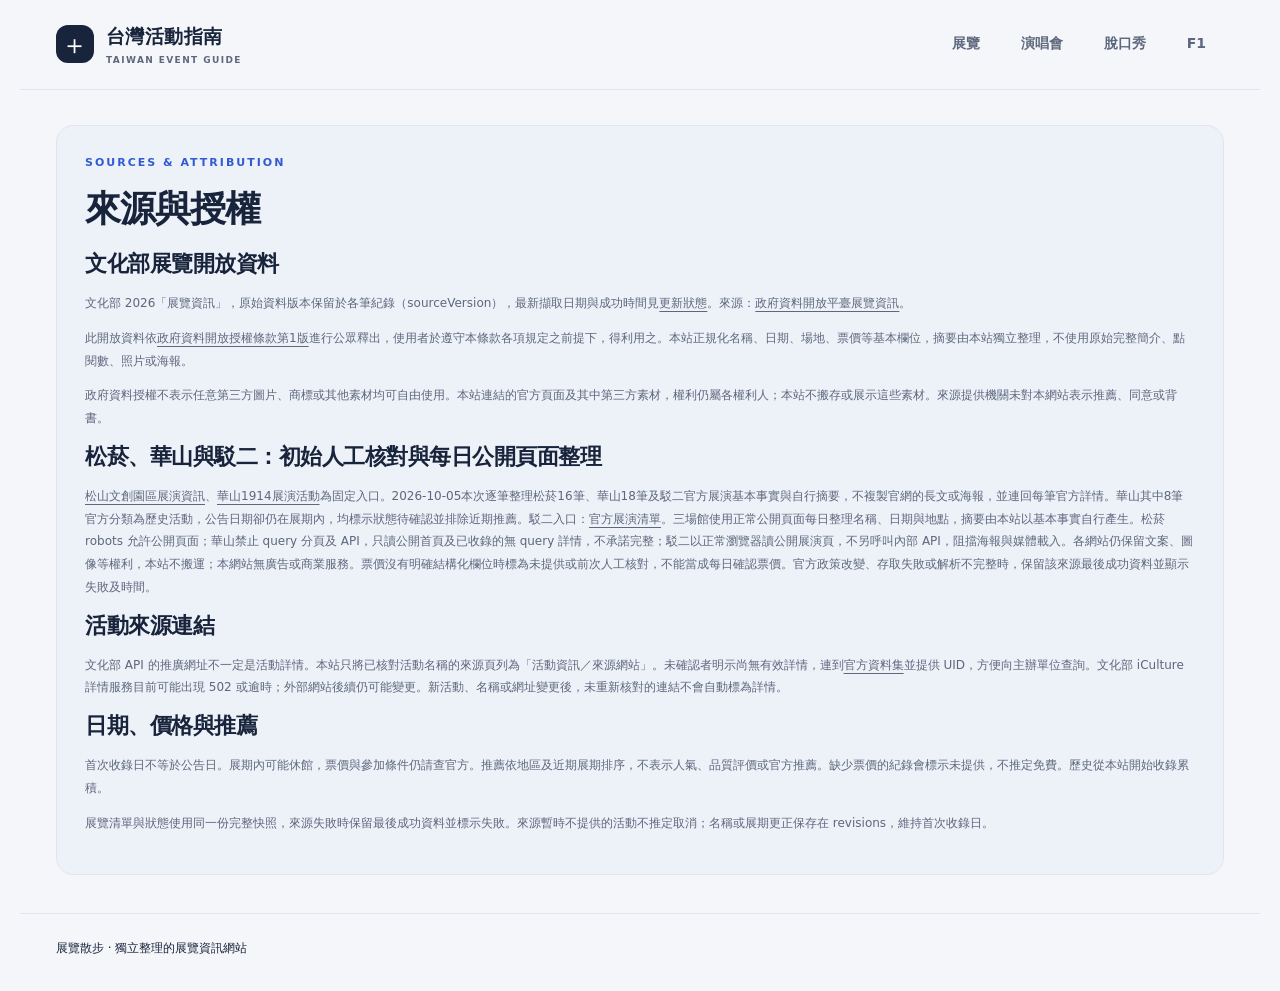
<file: sources.html>
<!DOCTYPE html>
<html lang="zh-Hant-TW"><head><meta charset="utf-8"/><meta content="width=device-width,initial-scale=1" name="viewport"/><title>來源與授權｜展覽散步</title><link href="style.css" rel="stylesheet"/></head><body data-section="sources"><header><a aria-label="台灣活動指南・回到展覽首頁" class="brand" href="./"><span aria-hidden="true" class="brand-mark">＋</span><span class="brand-name">台灣活動指南<small>TAIWAN EVENT GUIDE</small></span></a><nav aria-label="網站導覽"><a href="./">展覽</a><a href="concerts.html">演唱會</a><a href="comedy.html">脫口秀</a><a href="f1.html">F1</a></nav></header><main><section class="sources" style="margin-top:35px"><p class="eyebrow">SOURCES &amp; ATTRIBUTION</p><h1 style="font-size:36px">來源與授權</h1><h2>文化部展覽開放資料</h2><p>文化部 2026「展覽資訊」，原始資料版本保留於各筆紀錄（sourceVersion），最新擷取日期與成功時間見<a href="./#sources">更新狀態</a>。來源：<a href="https://data.gov.tw/dataset/6012">政府資料開放平臺展覽資訊</a>。</p><p>此開放資料依<a href="https://data.gov.tw/license">政府資料開放授權條款第1版</a>進行公眾釋出，使用者於遵守本條款各項規定之前提下，得利用之。本站正規化名稱、日期、場地、票價等基本欄位，摘要由本站獨立整理，不使用原始完整簡介、點閱數、照片或海報。</p><p>政府資料授權不表示任意第三方圖片、商標或其他素材均可自由使用。本站連結的官方頁面及其中第三方素材，權利仍屬各權利人；本站不搬存或展示這些素材。來源提供機關未對本網站表示推薦、同意或背書。</p><h2>松菸、華山與駁二：初始人工核對與每日公開頁面整理</h2><p><a href="https://www.songshanculturalpark.org/exhibition">松山文創園區展演資訊</a>、<a href="https://www.huashan1914.com/exhibition">華山1914展演活動</a>為固定入口。2026-10-05本次逐筆整理松菸16筆、華山18筆及駁二官方展演基本事實與自行摘要，不複製官網的長文或海報，並連回每筆官方詳情。華山其中8筆官方分類為歷史活動，公告日期卻仍在展期內，均標示狀態待確認並排除近期推薦。駁二入口：<a href="https://pier2.org/exhibition/">官方展演清單</a>。三場館使用正常公開頁面每日整理名稱、日期與地點，摘要由本站以基本事實自行產生。松菸 robots 允許公開頁面；華山禁止 query 分頁及 API，只讀公開首頁及已收錄的無 query 詳情，不承諾完整；駁二以正常瀏覽器讀公開展演頁，不另呼叫內部 API，阻擋海報與媒體載入。各網站仍保留文案、圖像等權利，本站不搬運；本網站無廣告或商業服務。票價沒有明確結構化欄位時標為未提供或前次人工核對，不能當成每日確認票價。官方政策改變、存取失敗或解析不完整時，保留該來源最後成功資料並顯示失敗及時間。</p><h2>活動來源連結</h2><p>文化部 API 的推廣網址不一定是活動詳情。本站只將已核對活動名稱的來源頁列為「活動資訊／來源網站」。未確認者明示尚無有效詳情，連到<a href="https://data.gov.tw/dataset/6012">官方資料集</a>並提供 UID，方便向主辦單位查詢。文化部 iCulture 詳情服務目前可能出現 502 或逾時；外部網站後續仍可能變更。新活動、名稱或網址變更後，未重新核對的連結不會自動標為詳情。</p><h2>日期、價格與推薦</h2><p>首次收錄日不等於公告日。展期內可能休館，票價與參加條件仍請查官方。推薦依地區及近期展期排序，不表示人氣、品質評價或官方推薦。缺少票價的紀錄會標示未提供，不推定免費。歷史從本站開始收錄累積。</p><p>展覽清單與狀態使用同一份完整快照，來源失敗時保留最後成功資料並標示失敗。來源暫時不提供的活動不推定取消；名稱或展期更正保存在 revisions，維持首次收錄日。</p></section></main><footer>展覽散步 · 獨立整理的展覽資訊網站</footer></body></html>
</file>
<file: style.css>
:root{--paper:#f5f6fa;--ink:#18243b;--muted:#5d687d;--accent:#315bd4;--line:#dfe4ee;--surface:#fff;--soft:#eef2fb;--radius:18px;--shadow:0 5px 22px #17284a08}
*{box-sizing:border-box}html{scroll-behavior:smooth;scroll-padding-top:120px}body{margin:0;background:var(--paper);color:var(--ink);font-family:system-ui,-apple-system,"Microsoft JhengHei",sans-serif;line-height:1.7;-webkit-font-smoothing:antialiased}a{color:inherit;text-underline-offset:4px}button,input,select{font:inherit}button,a,input,select,summary{-webkit-tap-highlight-color:transparent}header,main,footer{max-width:1240px;margin:auto}header{padding:20px 36px;display:flex;align-items:center;justify-content:space-between;gap:24px;border-bottom:1px solid var(--line);background:var(--paper)}.brand{display:flex;align-items:center;gap:12px;text-decoration:none;white-space:nowrap;font-size:19px;font-weight:800;letter-spacing:.4px}.brand-mark{display:grid;place-items:center;width:38px;height:38px;border-radius:12px;background:var(--ink);color:white;font-size:27px;font-weight:400;line-height:1}.brand-name{display:flex;flex-direction:column}.brand-name small{font-size:9px;font-weight:600;letter-spacing:1.4px;color:var(--muted);margin-top:1px}header nav{display:flex;gap:5px;align-items:center;flex-wrap:wrap;font-size:14px}header nav a{display:inline-flex;justify-content:center;align-items:center;min-height:44px;padding:8px 18px;border-radius:10px;text-decoration:none;color:var(--muted);font-weight:600}header nav a:hover{background:var(--soft);color:var(--ink)}header nav a[aria-current=page]{color:var(--accent);background:#e8edff;font-weight:800}
.hero{display:grid;grid-template-columns:1.8fr 1fr;gap:40px;align-items:center;padding:46px 36px 34px}.eyebrow{font-size:11px;letter-spacing:2px;font-weight:800;color:var(--accent);margin:0 0 14px}h1{font-size:clamp(36px,4.4vw,57px);line-height:1.25;letter-spacing:-1px;margin:0 0 18px;font-weight:800}h2{font-size:26px;line-height:1.4;margin:0 0 10px;letter-spacing:-.5px}h3{line-height:1.5}.intro-description{color:var(--muted);font-size:15px;max-width:590px;margin:0}.hero-links{display:flex;gap:10px;flex-wrap:wrap;margin-top:24px}.hero-links a{display:inline-flex;align-items:center;min-height:42px;padding:8px 16px;border:1px solid var(--line);border-radius:10px;text-decoration:none;font-size:13px;font-weight:650;background:var(--surface)}.hero-links a:first-child{background:var(--ink);color:white;border-color:var(--ink)}.intro-aside{border-left:1px solid var(--line);padding:0 0 0 35px;color:var(--muted)}.intro-index{display:block;font-size:72px;line-height:1;font-weight:300;letter-spacing:-5px;color:#a2afd0}.intro-aside p{font-size:14px;line-height:1.8;margin:14px 0 0}.art,.race-art{display:none}
.pulse{display:flex;align-items:center;gap:28px;margin:0 36px 36px;background:var(--surface);border:1px solid var(--line);border-radius:var(--radius);padding:18px 24px;box-shadow:var(--shadow)}.pulse>div{display:flex;align-items:center;gap:10px;flex-shrink:0}.pulse strong{font-size:28px;font-weight:750;line-height:1.1;font-variant-numeric:tabular-nums}.pulse span,.pulse p{font-size:12px;color:var(--muted)}.pulse p{margin:0 0 0 auto;max-width:500px;line-height:1.65}.pulse p:first-child{margin-left:0}
.explore{padding:0 36px 44px}.section-head{display:flex;align-items:end;justify-content:space-between;gap:15px;margin-bottom:20px}.section-head .eyebrow{margin-bottom:7px}.section-head>p{font-size:12px;color:var(--muted);margin:0 0 10px}form{display:grid;grid-template-columns:repeat(4,minmax(0,1fr));gap:14px;background:var(--surface);border:1px solid var(--line);padding:22px;border-radius:var(--radius);box-shadow:var(--shadow)}label{font-size:12px;font-weight:600;display:flex;flex-direction:column;gap:7px;color:var(--muted);min-width:0}.search{grid-column:span 2}input,select{min-width:0;width:100%;height:46px;font-size:16px;color:var(--ink);background:#fafbfe;border:1px solid #d1d8e6;padding:9px 12px;border-radius:9px}input::placeholder{color:#707b91}input:hover,select:hover{border-color:#9fadc8}button{cursor:pointer;border:1px solid var(--line);background:var(--surface);color:var(--ink);padding:10px 17px;border-radius:10px;min-height:44px;font-size:14px;font-weight:600}button:hover{border-color:#a2b4dd;background:var(--soft)}.reset{align-self:end;height:46px;white-space:nowrap;color:var(--accent);background:var(--soft);border-color:transparent}.tabs{display:flex;flex-wrap:wrap;gap:7px;margin:20px 0 12px}.tabs button{border:0;background:transparent;border-radius:9px;color:var(--muted);font-size:13px;padding:9px 15px}.tabs button[aria-pressed=true]{background:var(--ink);color:white}.note,#result-count,#race-count{font-size:12px;color:var(--muted);line-height:1.75}#result-count,#race-count{margin:20px 0 16px;font-weight:650}
.grid{display:grid;grid-template-columns:repeat(3,minmax(0,1fr));gap:18px}.card{min-width:0;background:var(--surface);border:1px solid var(--line);border-radius:var(--radius);padding:24px;display:flex;flex-direction:column;position:relative;overflow-wrap:anywhere;box-shadow:var(--shadow)}.card-top{display:flex;align-items:start;justify-content:space-between;gap:12px;color:var(--muted);font-size:11px;line-height:1.6}.badge,.card .status{display:inline-flex;font-size:11px;line-height:1.5;font-weight:600;background:var(--soft);color:var(--accent);padding:4px 8px;border-radius:7px;max-width:55%;text-align:right}.badge:empty{display:none}.card h3{font-size:19px;margin:16px 0 17px;letter-spacing:-.2px}.card dl{display:grid;grid-template-columns:60px minmax(0,1fr);gap:9px 7px;font-size:13px;margin:0;padding:15px 0;border-top:1px solid var(--line);border-bottom:1px solid var(--line)}.card dt{color:var(--muted);font-size:11px;padding-top:1px}.card dd{margin:0;line-height:1.6;font-weight:500}.card dd:first-of-type{color:var(--accent);font-variant-numeric:tabular-nums}.card dd small{display:block;margin:4px 0 0}.card .summary{font-size:13px;color:var(--muted);line-height:1.85;margin:16px 0}.card>a,.card .links>a{display:inline-flex;align-items:center;justify-content:center;gap:5px;min-height:44px;border:1px solid var(--line);border-radius:9px;padding:9px 12px;font-size:12px;font-weight:650;text-decoration:none;margin-top:auto}.card>a:hover,.card .links>a:hover{border-color:var(--accent);background:var(--soft)}.card small{font-size:10px;line-height:1.7;color:var(--muted);margin-top:14px}.event-date{font-size:14px;color:var(--accent);font-weight:750;margin:0 0 4px;font-variant-numeric:tabular-nums}.event-venue{font-size:13px;font-weight:650;margin:0 0 17px}.event-date small{font-size:11px;font-weight:500;margin-left:5px}details{font-size:12px}summary{cursor:pointer;min-height:44px;display:list-item;padding:11px 0;font-weight:650}details[open]>summary{margin-bottom:5px}.empty{grid-column:1/-1;text-align:center;background:var(--surface);border:1px dashed #bdc9df;border-radius:var(--radius);padding:36px 24px;color:var(--muted);font-size:14px}.empty h3{color:var(--ink)}#more{display:block;margin:25px auto 0;min-width:160px}#more[hidden]{display:none}
.sources{margin:0 36px 38px;padding:28px;border:1px solid var(--line);border-radius:var(--radius);background:#edf1f8}.sources h2{font-size:22px}.sources>p:not(.eyebrow){font-size:12px;color:var(--muted);line-height:1.9}.source-row{display:flex;flex-wrap:wrap;align-items:start;gap:10px 16px;padding:17px 0;border-bottom:1px solid #d5ddea;font-size:12px}.source-row:last-child{border-bottom:0}.source-row>div{flex:1;min-width:180px}.source-row>a{font-size:12px;font-weight:700;min-height:44px;display:inline-flex;align-items:center}.source-row small{display:block;color:var(--muted);font-size:10px;line-height:1.7;margin-top:6px}.state{font-size:10px;padding:5px 9px;border-radius:7px;background:#dce9e5;color:#245348;font-weight:650}.state.error{color:#8c351b;background:#f8e0d4}.verification,.concert-warning{font-size:12px;line-height:1.8;padding:12px 14px;border-radius:10px;color:#76440e;background:#fff2da;border:1px solid #ebd8b9}.site-footer,footer{display:flex;justify-content:space-between;gap:16px;margin:0 auto;padding:24px 36px 32px;font-size:12px;border-top:1px solid var(--line)}footer span{color:var(--muted);font-size:11px}.skip{position:absolute;left:12px;top:-150px}.skip:focus{top:12px;background:white;z-index:20;padding:10px;border-radius:8px}:focus-visible{outline:3px solid var(--accent);outline-offset:3px}body[data-section=comedy]{--accent:#92531e;--soft:#fbf0e5}body[data-section=concerts]{--accent:#7545a0;--soft:#f3edf9}body[data-section=f1]{--accent:#af382c;--soft:#fbefed}
@media(min-width:901px){header{position:sticky;top:0;z-index:10;background:#f5f6faf2;backdrop-filter:blur(12px)}}
@media(max-width:1000px){.grid{grid-template-columns:repeat(2,minmax(0,1fr))}form{grid-template-columns:repeat(3,minmax(0,1fr))}.pulse{gap:18px;flex-wrap:wrap}.pulse p{margin-left:0;max-width:none}.hero{gap:24px}.intro-index{font-size:60px}}
@media(max-width:600px){html{scroll-padding-top:18px}header{padding:18px 20px 12px;display:block}.brand{font-size:18px;gap:10px}.brand-mark{width:34px;height:34px;border-radius:10px}.brand-name small{font-size:8px}header nav{margin-top:16px;display:grid;grid-template-columns:repeat(4,minmax(0,1fr));gap:5px;width:100%}header nav a{padding:8px 4px;font-size:13px}.hero{padding:30px 20px 25px;display:block}.intro-aside{display:none}h1{font-size:35px;letter-spacing:-.7px;margin-bottom:15px}.eyebrow{font-size:10px;letter-spacing:1.6px}.intro-description{font-size:13px;line-height:1.8}.hero-links{gap:8px;margin-top:20px}.hero-links a{font-size:12px;padding:8px 12px}.pulse{margin:0 20px 28px;padding:17px 18px;gap:15px 22px;border-radius:14px}.pulse strong{font-size:26px}.pulse p{width:100%;font-size:11px}.pulse span{font-size:11px}.explore{padding:0 20px 32px}.section-head{display:block;margin-bottom:15px}.section-head>p{font-size:11px;margin:8px 0 0}h2{font-size:23px}form{grid-template-columns:repeat(2,minmax(0,1fr));gap:13px 10px;padding:17px;border-radius:14px}label{font-size:11px;gap:6px}.search{grid-column:1/-1}input,select{height:45px;font-size:16px;padding:8px 10px}.reset{grid-column:1/-1;height:44px}.tabs{gap:4px;margin:17px 0 10px}.tabs button{font-size:12px;padding:8px 10px;min-height:44px}.grid{grid-template-columns:1fr;gap:14px}.card{padding:21px;border-radius:15px}.card h3{font-size:19px;line-height:1.55;margin:13px 0 16px}.card dl{grid-template-columns:53px minmax(0,1fr);font-size:13px}.sources{margin:0 20px 28px;padding:21px;border-radius:15px}.sources h2{font-size:21px}.source-row>div{flex-basis:100%;min-width:0}.sources>p:not(.eyebrow){font-size:11px}footer{display:block;padding:21px 20px 28px}footer span{display:block;margin-top:10px}.event-date{font-size:15px}.note{font-size:11px}}
@media(prefers-reduced-motion:reduce){html{scroll-behavior:auto}*{animation:none!important;transition:none!important}}
</file>
<file: concerts.css>
.sessions{list-style:none;margin:0;padding:0}.sessions>li{padding:14px 0;border-top:1px solid var(--line);font-size:13px}.sessions>li:first-child{border-top:0;padding-top:4px}.sessions strong{font-size:13px;font-variant-numeric:tabular-nums}.session-details{margin-top:15px;background:#fafbfe;padding:0 13px;border:1px solid var(--line);border-radius:10px}.session-details summary{color:var(--accent);font-size:12px}.session-links{display:grid;gap:10px;margin-top:9px}.session-links a{display:inline-flex;align-items:center;min-height:44px;text-decoration:none;font-size:12px;font-weight:650;padding:8px 11px;border:1px solid #cad5e8;background:var(--surface);border-radius:8px;margin:0}.session-links small{display:block;margin:6px 0 0;font-size:10px;line-height:1.9}.card .links{display:flex;flex-wrap:wrap;gap:8px;margin-top:auto}.card .links a{flex:1}.source-row p{margin:4px 0}#source-status{overflow-wrap:anywhere}.card .status{font-size:10px;font-weight:650}
.genre-tag{align-self:flex-start;display:inline-flex;margin-top:14px;font-size:11px;line-height:1.5;font-weight:650;color:var(--accent);border:1px solid currentColor;padding:2px 8px;border-radius:999px}.genre-tag+h3{margin-top:10px}
</file>
<file: f1.css>
.session-list{list-style:none;margin:0;padding:0}.session-list li{padding:11px 0;border-top:1px solid var(--line);font-size:12px}.session-list time{display:block;font-size:16px;font-weight:750;font-variant-numeric:tabular-nums;color:var(--accent);margin:3px 0}.session-list small{display:block;font-size:10px;margin-top:3px}.race-card details{margin:4px 0 16px}.race-card summary{color:var(--accent)}.race-card h3{margin-bottom:7px}.race-card>.note{font-size:11px;line-height:1.6;margin:0 0 15px}.race-card .card-top>span:first-child{font-variant-numeric:tabular-nums}#next-race .card{max-width:none;border-left:4px solid var(--accent);padding:25px 28px}#next-race .session-list{display:grid;grid-template-columns:repeat(3,minmax(0,1fr));gap:7px 20px}#next-race .card>.note{max-width:750px}#f1-filters{grid-template-columns:repeat(2,minmax(0,1fr));max-width:650px}.watch-links{display:flex;flex-wrap:wrap;gap:8px;margin:12px 0}.watch-links a{margin:0;font-size:11px;font-weight:650;text-decoration:none;padding:8px 10px;min-height:44px;display:inline-flex;align-items:center;border:1px solid var(--line);border-radius:8px}#watch>h3{font-size:18px;margin:28px 0 16px}#watch .grid{grid-template-columns:repeat(2,minmax(0,1fr))}#watch .card>p{font-size:13px;color:var(--muted);line-height:1.85}#watch .card>.note{font-size:12px}#f1-source-status{font-size:12px}.f1-error{color:#8c351b;font-size:12px;background:#fff2da;padding:10px;border-radius:8px}
@media(max-width:600px){#next-race .card{padding:21px}#next-race .session-list{grid-template-columns:1fr;gap:0}#watch .grid{grid-template-columns:1fr}#watch>h3{font-size:17px;margin-top:25px}#watch .card>p{font-size:12px}#watch .card>.note{font-size:11px}.watch-links a{font-size:11px}#f1-filters{max-width:none}.session-list time{font-size:16px}}
</file>
